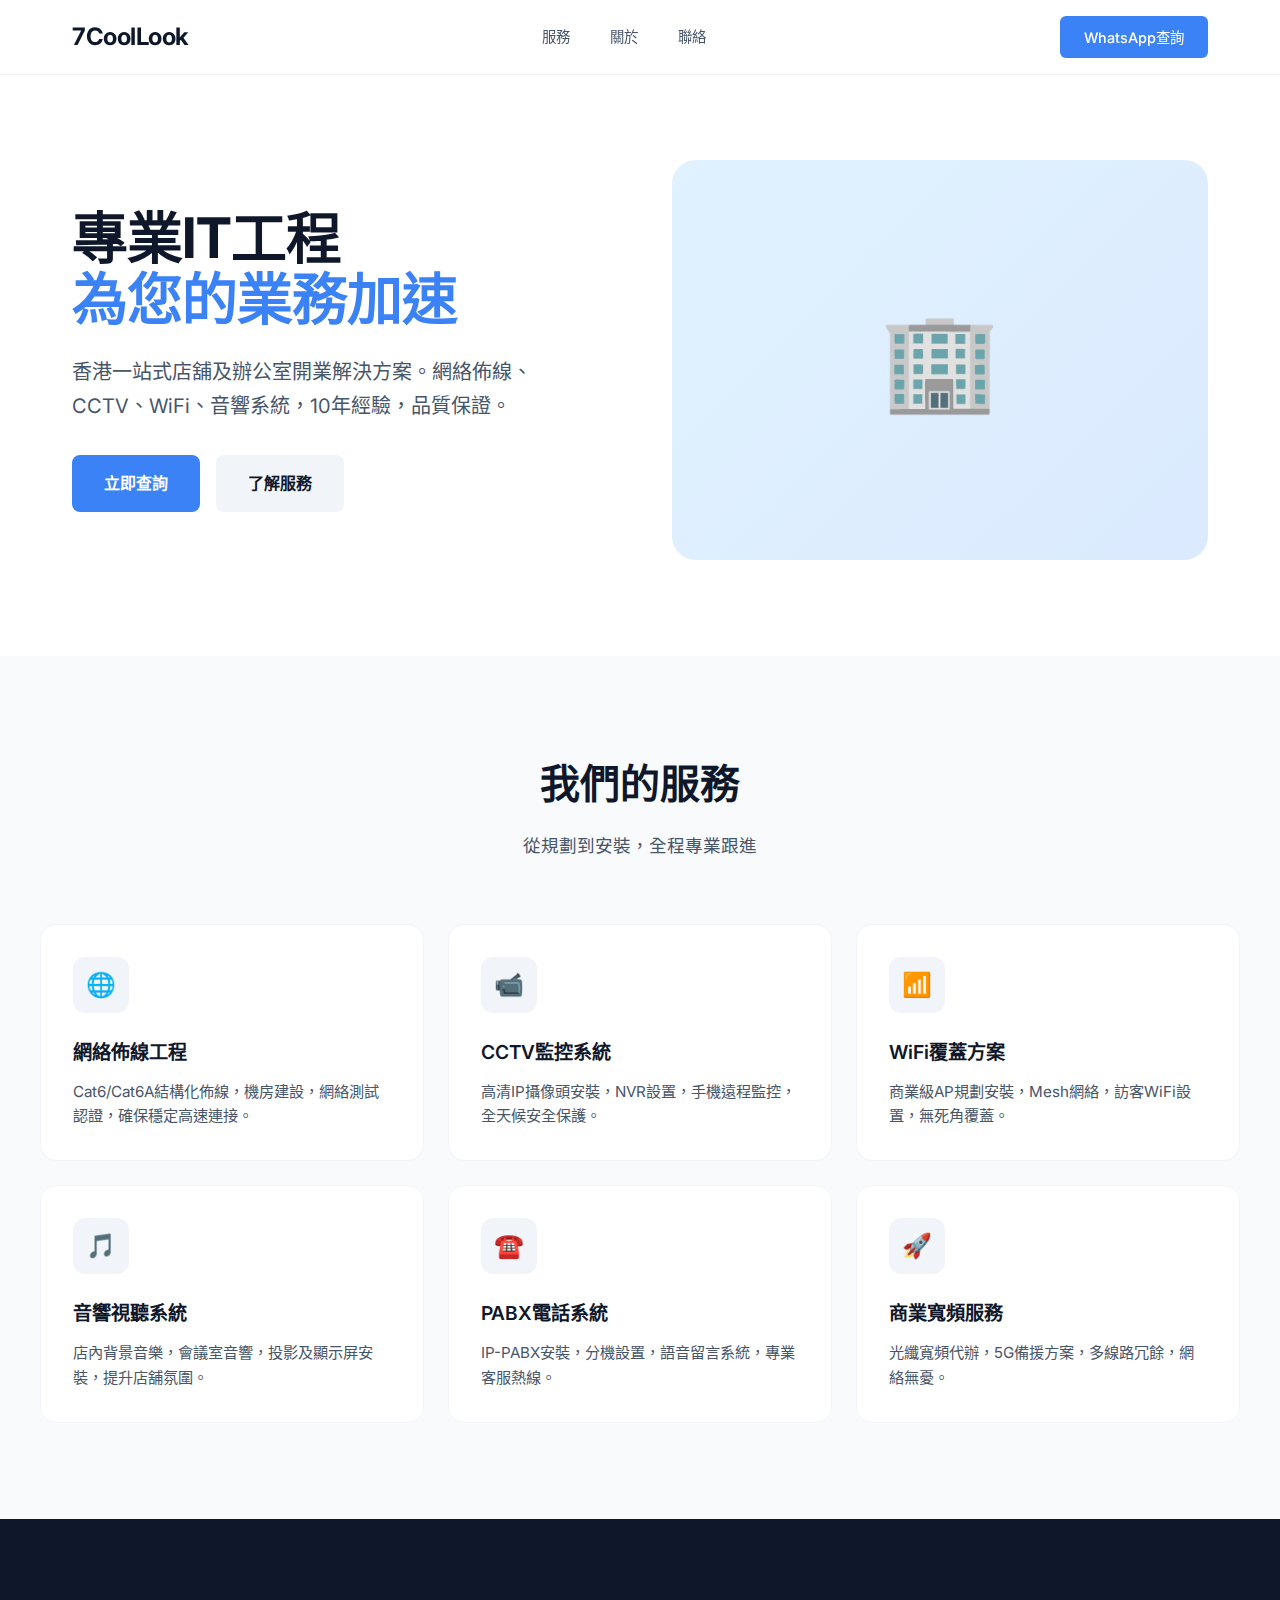
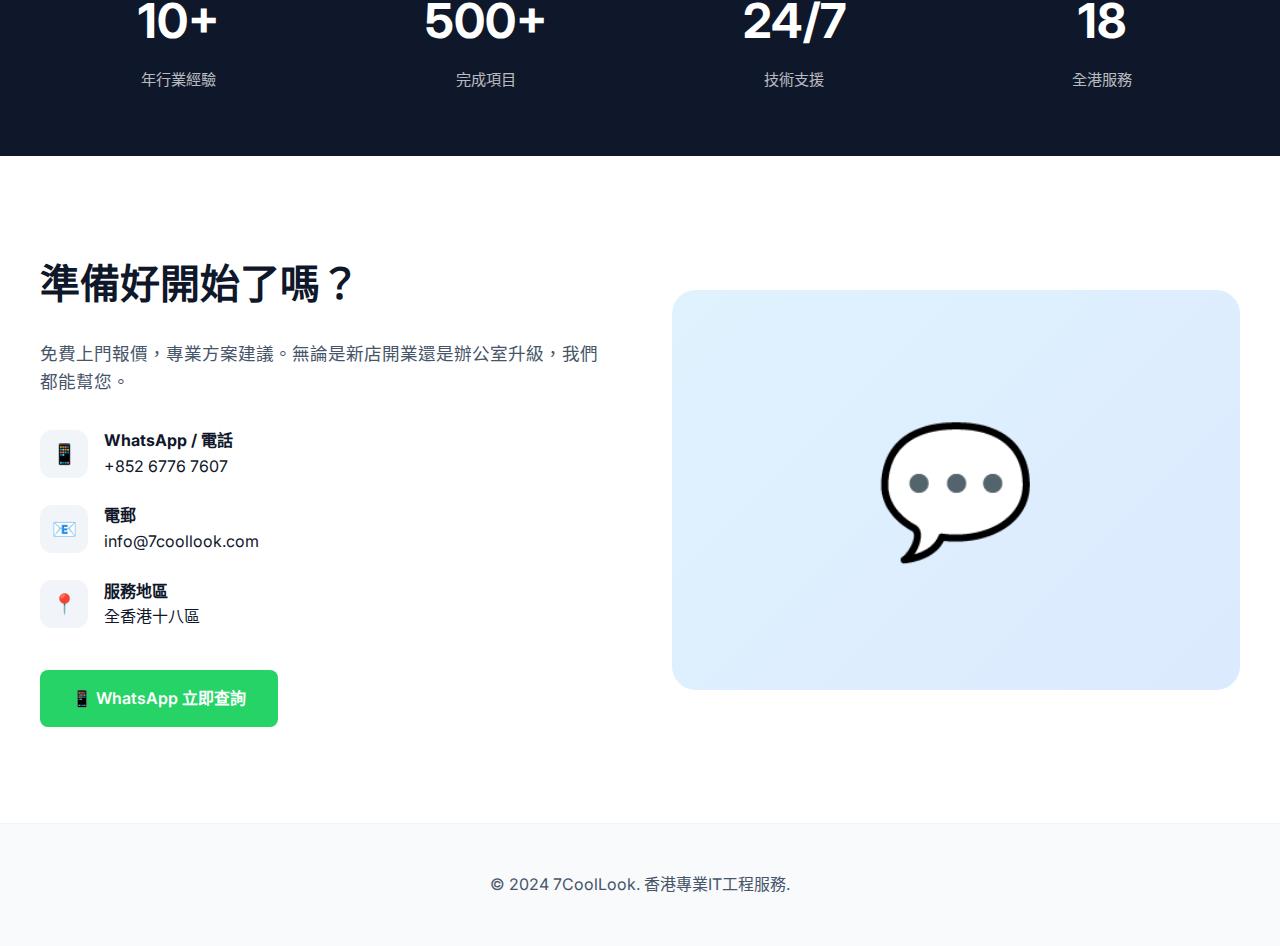
<file: design-1-modern.html>
<!DOCTYPE html>
<html lang="zh-HK">
<head>
    <meta charset="UTF-8">
    <meta name="viewport" content="width=device-width, initial-scale=1.0">
    <title>7CoolLook - 香港IT網絡工程</title>
    <link href="https://fonts.googleapis.com/css2?family=Inter:wght@300;400;500;600;700&display=swap" rel="stylesheet">
    <style>
        * { margin: 0; padding: 0; box-sizing: border-box; }
        
        :root {
            --primary: #0f172a;
            --accent: #3b82f6;
            --gray-50: #f8fafc;
            --gray-100: #f1f5f9;
            --gray-600: #475569;
            --gray-900: #0f172a;
        }
        
        body {
            font-family: 'Inter', -apple-system, sans-serif;
            line-height: 1.6;
            color: var(--gray-900);
            background: white;
        }
        
        /* Header */
        header {
            position: fixed;
            width: 100%;
            background: rgba(255,255,255,0.95);
            backdrop-filter: blur(10px);
            border-bottom: 1px solid var(--gray-100);
            z-index: 1000;
        }
        
        nav {
            max-width: 1200px;
            margin: 0 auto;
            padding: 1rem 2rem;
            display: flex;
            justify-content: space-between;
            align-items: center;
        }
        
        .logo {
            font-size: 1.5rem;
            font-weight: 700;
            color: var(--primary);
            letter-spacing: -0.5px;
        }
        
        .nav-links {
            display: flex;
            gap: 2.5rem;
            list-style: none;
        }
        
        .nav-links a {
            text-decoration: none;
            color: var(--gray-600);
            font-size: 0.9rem;
            font-weight: 500;
            transition: color 0.2s;
        }
        
        .nav-links a:hover { color: var(--accent); }
        
        .cta-btn {
            background: var(--accent);
            color: white;
            padding: 0.6rem 1.5rem;
            border-radius: 6px;
            text-decoration: none;
            font-size: 0.9rem;
            font-weight: 500;
        }
        
        /* Hero */
        .hero {
            padding: 10rem 2rem 6rem;
            max-width: 1200px;
            margin: 0 auto;
            display: grid;
            grid-template-columns: 1fr 1fr;
            gap: 4rem;
            align-items: center;
        }
        
        .hero-content h1 {
            font-size: 3.5rem;
            font-weight: 700;
            line-height: 1.1;
            letter-spacing: -1px;
            margin-bottom: 1.5rem;
        }
        
        .hero-content h1 span {
            color: var(--accent);
        }
        
        .hero-content p {
            font-size: 1.25rem;
            color: var(--gray-600);
            margin-bottom: 2rem;
            line-height: 1.7;
        }
        
        .hero-buttons {
            display: flex;
            gap: 1rem;
        }
        
        .btn-primary {
            background: var(--accent);
            color: white;
            padding: 1rem 2rem;
            border-radius: 8px;
            text-decoration: none;
            font-weight: 600;
        }
        
        .btn-secondary {
            background: var(--gray-100);
            color: var(--gray-900);
            padding: 1rem 2rem;
            border-radius: 8px;
            text-decoration: none;
            font-weight: 600;
        }
        
        .hero-visual {
            background: linear-gradient(135deg, #e0f2fe 0%, #dbeafe 100%);
            border-radius: 24px;
            height: 400px;
            display: flex;
            align-items: center;
            justify-content: center;
            font-size: 6rem;
        }
        
        /* Services */
        .services {
            padding: 6rem 2rem;
            background: var(--gray-50);
        }
        
        .container {
            max-width: 1200px;
            margin: 0 auto;
        }
        
        .section-header {
            text-align: center;
            margin-bottom: 4rem;
        }
        
        .section-header h2 {
            font-size: 2.5rem;
            font-weight: 700;
            margin-bottom: 1rem;
        }
        
        .section-header p {
            color: var(--gray-600);
            font-size: 1.1rem;
        }
        
        .services-grid {
            display: grid;
            grid-template-columns: repeat(3, 1fr);
            gap: 1.5rem;
        }
        
        .service-card {
            background: white;
            padding: 2rem;
            border-radius: 16px;
            border: 1px solid var(--gray-100);
            transition: all 0.3s;
        }
        
        .service-card:hover {
            transform: translateY(-4px);
            box-shadow: 0 20px 40px rgba(0,0,0,0.08);
        }
        
        .service-icon {
            width: 56px;
            height: 56px;
            background: var(--gray-100);
            border-radius: 12px;
            display: flex;
            align-items: center;
            justify-content: center;
            font-size: 1.5rem;
            margin-bottom: 1.5rem;
        }
        
        .service-card h3 {
            font-size: 1.2rem;
            font-weight: 600;
            margin-bottom: 0.75rem;
        }
        
        .service-card p {
            color: var(--gray-600);
            font-size: 0.95rem;
            line-height: 1.6;
        }
        
        /* Stats */
        .stats {
            padding: 4rem 2rem;
            background: var(--primary);
            color: white;
        }
        
        .stats-grid {
            max-width: 1200px;
            margin: 0 auto;
            display: grid;
            grid-template-columns: repeat(4, 1fr);
            gap: 2rem;
            text-align: center;
        }
        
        .stat h3 {
            font-size: 3rem;
            font-weight: 700;
            margin-bottom: 0.5rem;
        }
        
        .stat p {
            opacity: 0.7;
            font-size: 0.95rem;
        }
        
        /* Contact */
        .contact {
            padding: 6rem 2rem;
        }
        
        .contact-grid {
            max-width: 1200px;
            margin: 0 auto;
            display: grid;
            grid-template-columns: 1fr 1fr;
            gap: 4rem;
            align-items: center;
        }
        
        .contact-info h2 {
            font-size: 2.5rem;
            font-weight: 700;
            margin-bottom: 1.5rem;
        }
        
        .contact-info p {
            color: var(--gray-600);
            margin-bottom: 2rem;
            font-size: 1.1rem;
        }
        
        .contact-item {
            display: flex;
            align-items: center;
            gap: 1rem;
            margin-bottom: 1.5rem;
        }
        
        .contact-item .icon {
            width: 48px;
            height: 48px;
            background: var(--gray-100);
            border-radius: 12px;
            display: flex;
            align-items: center;
            justify-content: center;
            font-size: 1.25rem;
        }
        
        .wa-btn {
            display: inline-flex;
            align-items: center;
            gap: 0.75rem;
            background: #25d366;
            color: white;
            padding: 1rem 2rem;
            border-radius: 8px;
            text-decoration: none;
            font-weight: 600;
            margin-top: 1rem;
        }
        
        footer {
            text-align: center;
            padding: 3rem 2rem;
            background: var(--gray-50);
            color: var(--gray-600);
            border-top: 1px solid var(--gray-100);
        }
        
        @media (max-width: 768px) {
            .hero { grid-template-columns: 1fr; padding-top: 8rem; }
            .hero-content h1 { font-size: 2.5rem; }
            .services-grid { grid-template-columns: 1fr; }
            .stats-grid { grid-template-columns: repeat(2, 1fr); }
            .contact-grid { grid-template-columns: 1fr; }
            .nav-links { display: none; }
        }
    </style>
</head>
<body>
    <header>
        <nav>
            <div class="logo">7CoolLook</div>
            <ul class="nav-links">
                <li><a href="#services">服務</a></li>
                <li><a href="#about">關於</a></li>
                <li><a href="#contact">聯絡</a></li>
            </ul>
            <a href="https://wa.me/85267767607" class="cta-btn">WhatsApp查詢</a>
        </nav>
    </header>

    <section class="hero">
        <div class="hero-content">
            <h1>專業IT工程<br><span>為您的業務加速</span></h1>
            <p>香港一站式店舖及辦公室開業解決方案。網絡佈線、CCTV、WiFi、音響系統，10年經驗，品質保證。</p>
            <div class="hero-buttons">
                <a href="https://wa.me/85267767607" class="btn-primary">立即查詢</a>
                <a href="#services" class="btn-secondary">了解服務</a>
            </div>
        </div>
        <div class="hero-visual">🏢</div>
    </section>

    <section class="services" id="services">
        <div class="container">
            <div class="section-header">
                <h2>我們的服務</h2>
                <p>從規劃到安裝，全程專業跟進</p>
            </div>
            <div class="services-grid">
                <div class="service-card">
                    <div class="service-icon">🌐</div>
                    <h3>網絡佈線工程</h3>
                    <p>Cat6/Cat6A結構化佈線，機房建設，網絡測試認證，確保穩定高速連接。</p>
                </div>
                <div class="service-card">
                    <div class="service-icon">📹</div>
                    <h3>CCTV監控系統</h3>
                    <p>高清IP攝像頭安裝，NVR設置，手機遠程監控，全天候安全保護。</p>
                </div>
                <div class="service-card">
                    <div class="service-icon">📶</div>
                    <h3>WiFi覆蓋方案</h3>
                    <p>商業級AP規劃安裝，Mesh網絡，訪客WiFi設置，無死角覆蓋。</p>
                </div>
                <div class="service-card">
                    <div class="service-icon">🎵</div>
                    <h3>音響視聽系統</h3>
                    <p>店內背景音樂，會議室音響，投影及顯示屏安裝，提升店舖氛圍。</p>
                </div>
                <div class="service-card">
                    <div class="service-icon">☎️</div>
                    <h3>PABX電話系統</h3>
                    <p>IP-PABX安裝，分機設置，語音留言系統，專業客服熱線。</p>
                </div>
                <div class="service-card">
                    <div class="service-icon">🚀</div>
                    <h3>商業寬頻服務</h3>
                    <p>光纖寬頻代辦，5G備援方案，多線路冗餘，網絡無憂。</p>
                </div>
            </div>
        </div>
    </section>

    <section class="stats">
        <div class="stats-grid">
            <div class="stat">
                <h3>10+</h3>
                <p>年行業經驗</p>
            </div>
            <div class="stat">
                <h3>500+</h3>
                <p>完成項目</p>
            </div>
            <div class="stat">
                <h3>24/7</h3>
                <p>技術支援</p>
            </div>
            <div class="stat">
                <h3>18</h3>
                <p>全港服務</p>
            </div>
        </div>
    </section>

    <section class="contact" id="contact">
        <div class="contact-grid">
            <div class="contact-info">
                <h2>準備好開始了嗎？</h2>
                <p>免費上門報價，專業方案建議。無論是新店開業還是辦公室升級，我們都能幫您。</p>
                <div class="contact-item">
                    <div class="icon">📱</div>
                    <div>
                        <strong>WhatsApp / 電話</strong><br>
                        +852 6776 7607
                    </div>
                </div>
                <div class="contact-item">
                    <div class="icon">📧</div>
                    <div>
                        <strong>電郵</strong><br>
                        info@7coollook.com
                    </div>
                </div>
                <div class="contact-item">
                    <div class="icon">📍</div>
                    <div>
                        <strong>服務地區</strong><br>
                        全香港十八區
                    </div>
                </div>
                <a href="https://wa.me/85267767607" class="wa-btn">📱 WhatsApp 立即查詢</a>
            </div>
            <div style="background: linear-gradient(135deg, #e0f2fe 0%, #dbeafe 100%); border-radius: 24px; height: 400px; display: flex; align-items: center; justify-content: center; font-size: 8rem;">
                💬
            </div>
        </div>
    </section>

    <footer>
        <p>&copy; 2024 7CoolLook. 香港專業IT工程服務.</p>
    </footer>
</body>
</html>
</file>
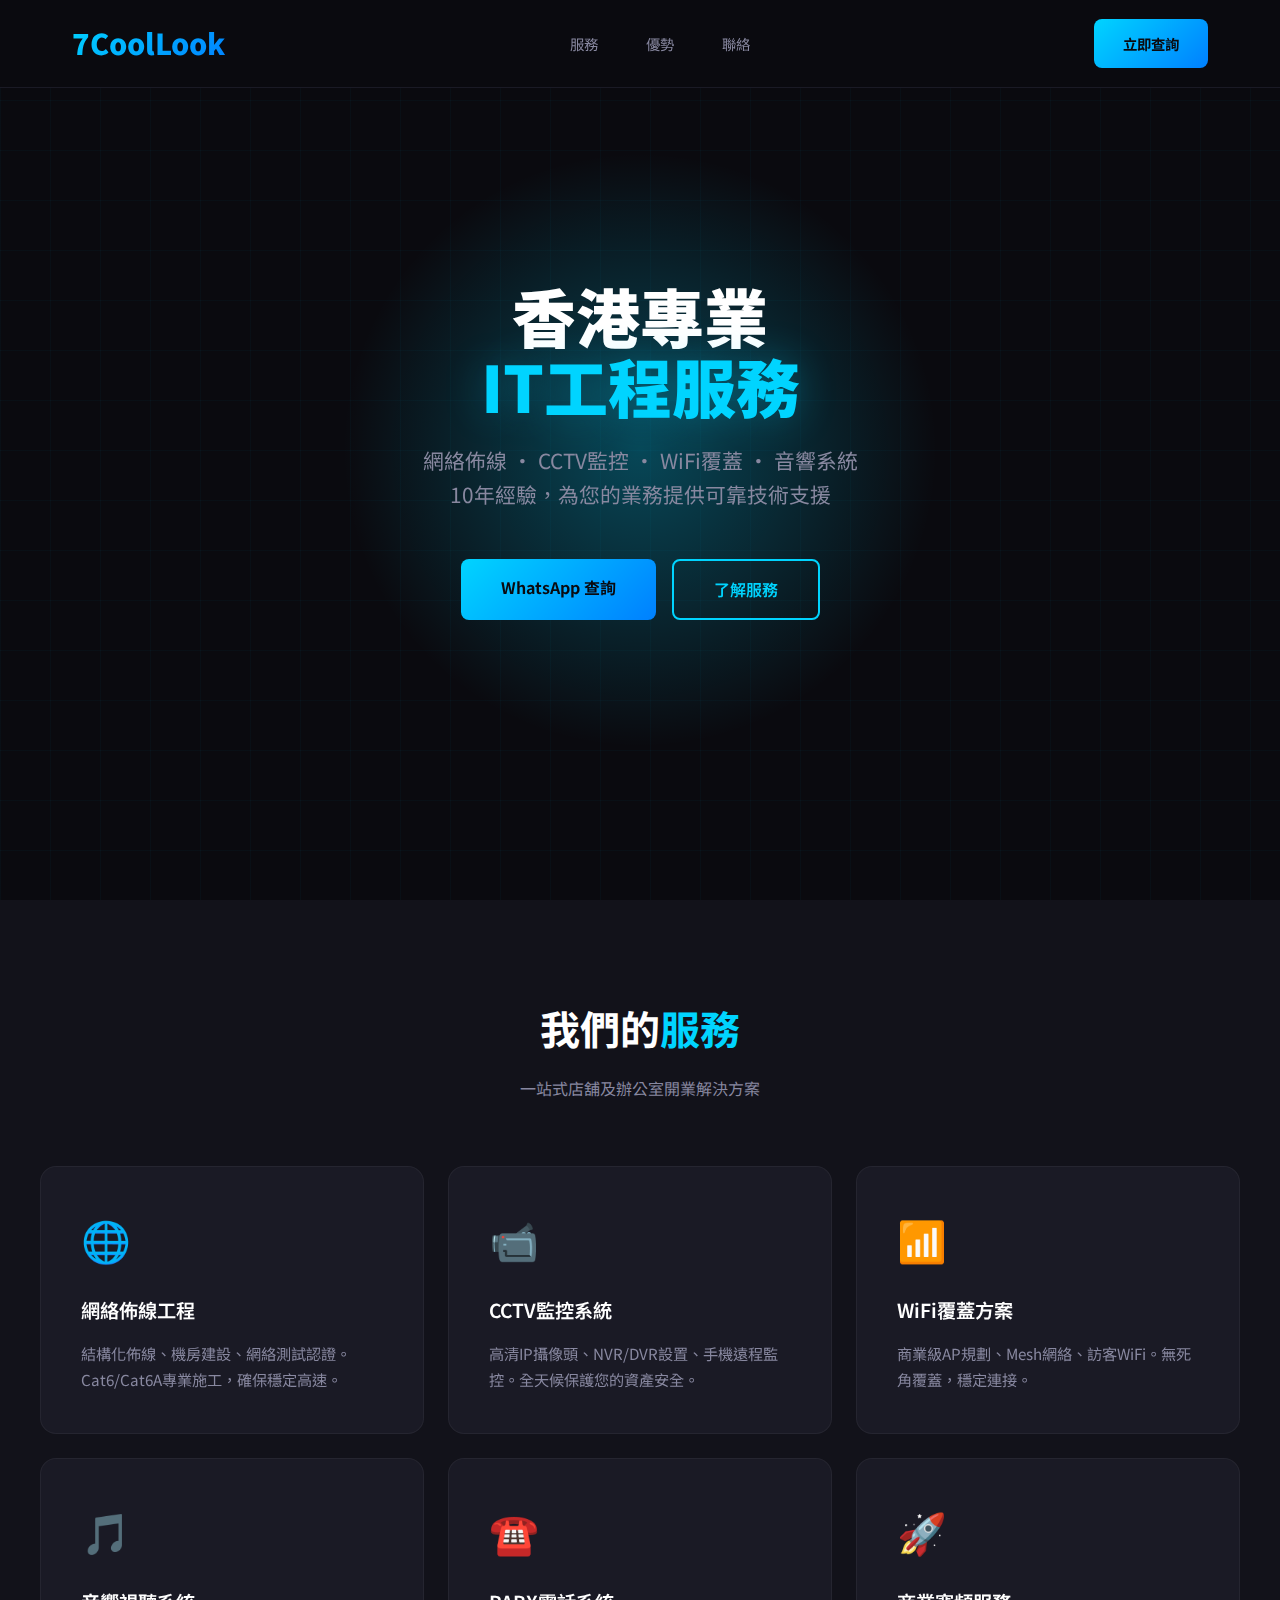
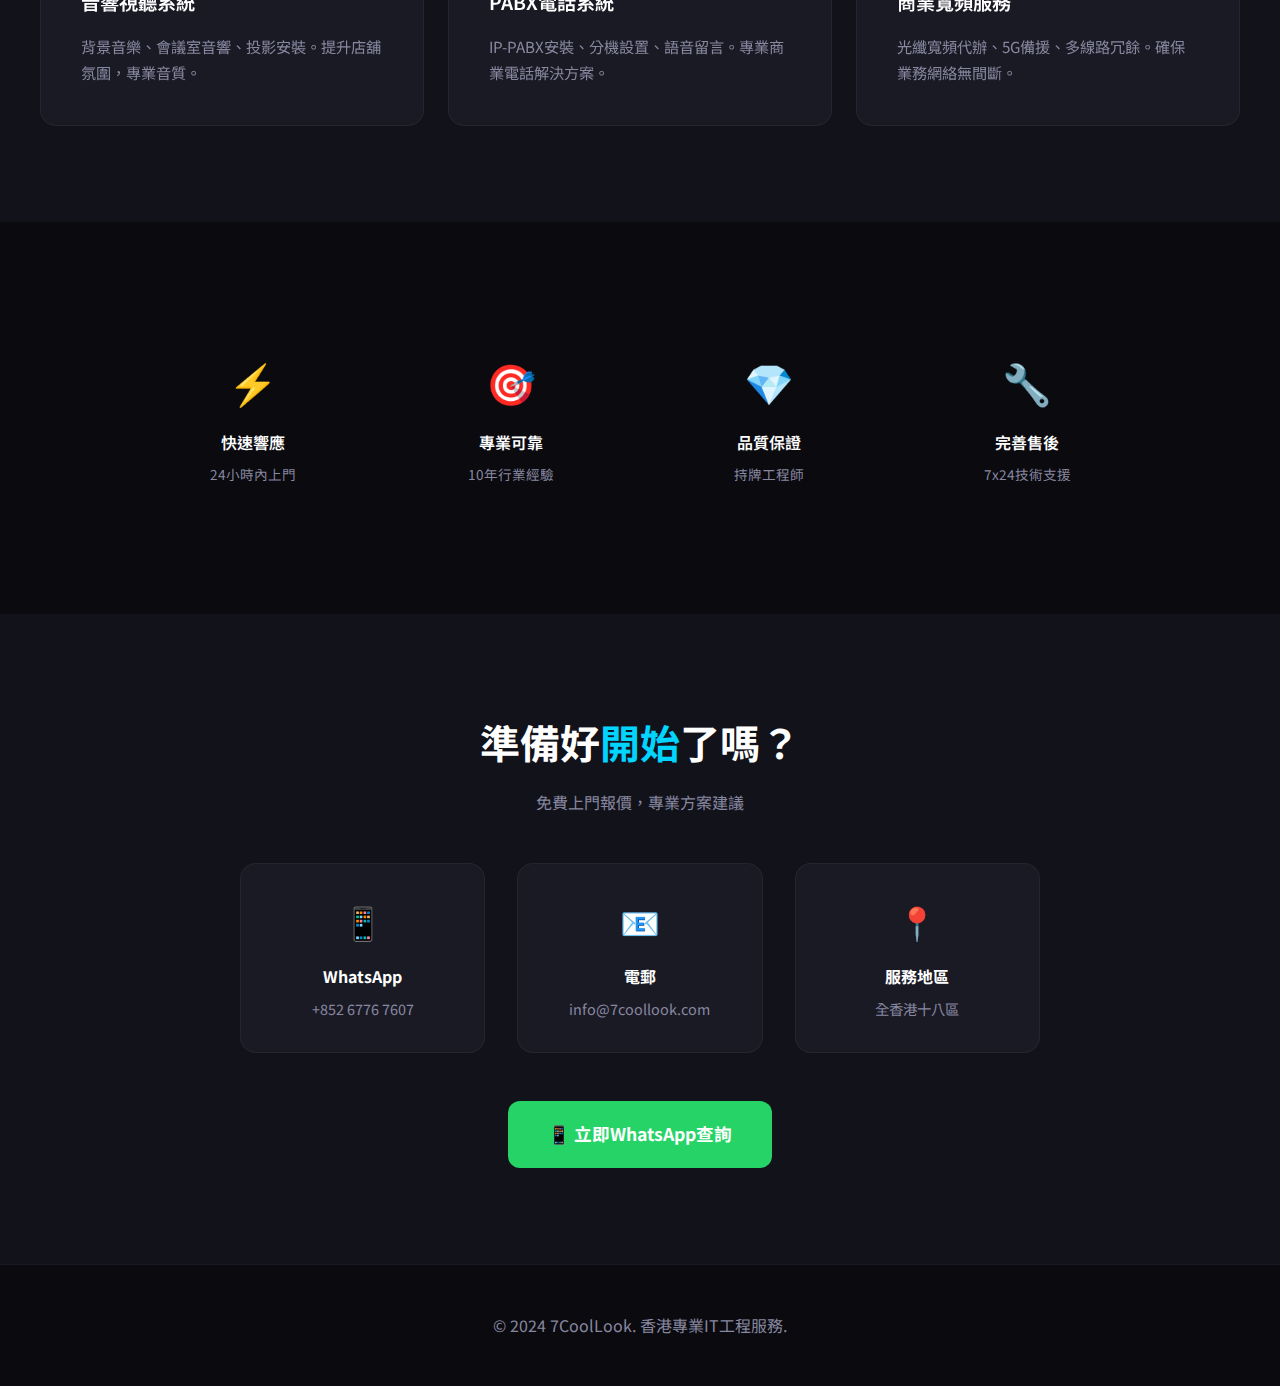
<file: design-2-dark.html>
<!DOCTYPE html>
<html lang="zh-HK">
<head>
    <meta charset="UTF-8">
    <meta name="viewport" content="width=device-width, initial-scale=1.0">
    <title>7CoolLook - 香港IT網絡工程</title>
    <link href="https://fonts.googleapis.com/css2?family=Noto+Sans+TC:wght@300;400;500;700;900&display=swap" rel="stylesheet">
    <style>
        * { margin: 0; padding: 0; box-sizing: border-box; }
        
        :root {
            --bg: #0a0a0f;
            --surface: #12121a;
            --surface-light: #1a1a25;
            --accent: #00d4ff;
            --accent-glow: rgba(0, 212, 255, 0.3);
            --text: #ffffff;
            --text-muted: #8888a0;
        }
        
        body {
            font-family: 'Noto Sans TC', sans-serif;
            background: var(--bg);
            color: var(--text);
            line-height: 1.6;
        }
        
        /* Grid background */
        body::before {
            content: '';
            position: fixed;
            top: 0;
            left: 0;
            width: 100%;
            height: 100%;
            background-image: 
                linear-gradient(rgba(0, 212, 255, 0.03) 1px, transparent 1px),
                linear-gradient(90deg, rgba(0, 212, 255, 0.03) 1px, transparent 1px);
            background-size: 50px 50px;
            pointer-events: none;
            z-index: 0;
        }
        
        /* Header */
        header {
            position: fixed;
            width: 100%;
            background: rgba(10, 10, 15, 0.9);
            backdrop-filter: blur(20px);
            border-bottom: 1px solid var(--surface-light);
            z-index: 1000;
        }
        
        nav {
            max-width: 1200px;
            margin: 0 auto;
            padding: 1.2rem 2rem;
            display: flex;
            justify-content: space-between;
            align-items: center;
        }
        
        .logo {
            font-size: 1.8rem;
            font-weight: 900;
            background: linear-gradient(135deg, var(--accent) 0%, #0080ff 100%);
            -webkit-background-clip: text;
            -webkit-text-fill-color: transparent;
            background-clip: text;
        }
        
        .nav-links {
            display: flex;
            gap: 3rem;
            list-style: none;
        }
        
        .nav-links a {
            color: var(--text-muted);
            text-decoration: none;
            font-size: 0.9rem;
            transition: color 0.3s;
        }
        
        .nav-links a:hover {
            color: var(--accent);
            text-shadow: 0 0 20px var(--accent-glow);
        }
        
        .cta-btn {
            background: linear-gradient(135deg, var(--accent) 0%, #0080ff 100%);
            color: var(--bg);
            padding: 0.8rem 1.8rem;
            border-radius: 8px;
            text-decoration: none;
            font-weight: 700;
            font-size: 0.9rem;
            transition: all 0.3s;
        }
        
        .cta-btn:hover {
            transform: translateY(-2px);
            box-shadow: 0 10px 40px var(--accent-glow);
        }
        
        /* Hero */
        .hero {
            min-height: 100vh;
            display: flex;
            align-items: center;
            justify-content: center;
            text-align: center;
            padding: 8rem 2rem;
            position: relative;
            overflow: hidden;
        }
        
        .hero::before {
            content: '';
            position: absolute;
            width: 600px;
            height: 600px;
            background: radial-gradient(circle, var(--accent-glow) 0%, transparent 70%);
            top: 50%;
            left: 50%;
            transform: translate(-50%, -50%);
            z-index: -1;
        }
        
        .hero-content h1 {
            font-size: 4rem;
            font-weight: 900;
            margin-bottom: 1.5rem;
            line-height: 1.1;
        }
        
        .hero-content h1 span {
            color: var(--accent);
            text-shadow: 0 0 40px var(--accent-glow);
        }
        
        .hero-content p {
            font-size: 1.3rem;
            color: var(--text-muted);
            max-width: 600px;
            margin: 0 auto 3rem;
        }
        
        .hero-buttons {
            display: flex;
            gap: 1rem;
            justify-content: center;
        }
        
        .btn-glow {
            background: transparent;
            color: var(--accent);
            border: 2px solid var(--accent);
            padding: 1rem 2.5rem;
            border-radius: 8px;
            text-decoration: none;
            font-weight: 600;
            transition: all 0.3s;
        }
        
        .btn-glow:hover {
            background: var(--accent);
            color: var(--bg);
            box-shadow: 0 0 40px var(--accent-glow);
        }
        
        .btn-primary {
            background: linear-gradient(135deg, var(--accent) 0%, #0080ff 100%);
            color: var(--bg);
            padding: 1rem 2.5rem;
            border-radius: 8px;
            text-decoration: none;
            font-weight: 700;
        }
        
        /* Services */
        .services {
            padding: 6rem 2rem;
            background: var(--surface);
        }
        
        .container {
            max-width: 1200px;
            margin: 0 auto;
        }
        
        .section-header {
            text-align: center;
            margin-bottom: 4rem;
        }
        
        .section-header h2 {
            font-size: 2.5rem;
            font-weight: 700;
            margin-bottom: 1rem;
        }
        
        .section-header h2 span {
            color: var(--accent);
        }
        
        .section-header p {
            color: var(--text-muted);
        }
        
        .services-grid {
            display: grid;
            grid-template-columns: repeat(3, 1fr);
            gap: 1.5rem;
        }
        
        .service-card {
            background: var(--surface-light);
            padding: 2.5rem;
            border-radius: 16px;
            border: 1px solid rgba(255,255,255,0.05);
            transition: all 0.3s;
            position: relative;
            overflow: hidden;
        }
        
        .service-card::before {
            content: '';
            position: absolute;
            top: 0;
            left: 0;
            width: 100%;
            height: 2px;
            background: linear-gradient(90deg, transparent, var(--accent), transparent);
            opacity: 0;
            transition: opacity 0.3s;
        }
        
        .service-card:hover {
            transform: translateY(-5px);
            border-color: rgba(0, 212, 255, 0.2);
            box-shadow: 0 20px 60px rgba(0,0,0,0.5);
        }
        
        .service-card:hover::before {
            opacity: 1;
        }
        
        .service-icon {
            font-size: 2.5rem;
            margin-bottom: 1.5rem;
        }
        
        .service-card h3 {
            font-size: 1.2rem;
            font-weight: 600;
            margin-bottom: 1rem;
        }
        
        .service-card p {
            color: var(--text-muted);
            font-size: 0.95rem;
            line-height: 1.7;
        }
        
        /* Features */
        .features {
            padding: 6rem 2rem;
        }
        
        .features-grid {
            max-width: 1000px;
            margin: 0 auto;
            display: grid;
            grid-template-columns: repeat(4, 1fr);
            gap: 2rem;
            text-align: center;
        }
        
        .feature {
            padding: 2rem;
        }
        
        .feature-icon {
            font-size: 2.5rem;
            margin-bottom: 1rem;
        }
        
        .feature h3 {
            font-size: 1rem;
            font-weight: 600;
            margin-bottom: 0.5rem;
        }
        
        .feature p {
            color: var(--text-muted);
            font-size: 0.85rem;
        }
        
        /* Contact */
        .contact {
            padding: 6rem 2rem;
            background: var(--surface);
            text-align: center;
        }
        
        .contact h2 {
            font-size: 2.5rem;
            font-weight: 700;
            margin-bottom: 1rem;
        }
        
        .contact h2 span {
            color: var(--accent);
        }
        
        .contact > p {
            color: var(--text-muted);
            margin-bottom: 3rem;
        }
        
        .contact-grid {
            max-width: 800px;
            margin: 0 auto;
            display: grid;
            grid-template-columns: repeat(3, 1fr);
            gap: 2rem;
        }
        
        .contact-item {
            background: var(--surface-light);
            padding: 2rem;
            border-radius: 16px;
            border: 1px solid rgba(255,255,255,0.05);
        }
        
        .contact-item .icon {
            font-size: 2rem;
            margin-bottom: 1rem;
        }
        
        .contact-item strong {
            display: block;
            margin-bottom: 0.5rem;
        }
        
        .contact-item p {
            color: var(--text-muted);
            font-size: 0.9rem;
        }
        
        .wa-btn {
            display: inline-flex;
            align-items: center;
            gap: 0.75rem;
            background: #25d366;
            color: white;
            padding: 1.2rem 2.5rem;
            border-radius: 12px;
            text-decoration: none;
            font-weight: 700;
            font-size: 1.1rem;
            margin-top: 3rem;
            transition: transform 0.3s;
        }
        
        .wa-btn:hover {
            transform: scale(1.05);
        }
        
        footer {
            text-align: center;
            padding: 3rem 2rem;
            background: var(--bg);
            color: var(--text-muted);
            border-top: 1px solid var(--surface-light);
        }
        
        @media (max-width: 768px) {
            .hero-content h1 { font-size: 2.5rem; }
            .services-grid { grid-template-columns: 1fr; }
            .features-grid { grid-template-columns: repeat(2, 1fr); }
            .contact-grid { grid-template-columns: 1fr; }
            .nav-links { display: none; }
        }
    </style>
</head>
<body>
    <header>
        <nav>
            <div class="logo">7CoolLook</div>
            <ul class="nav-links">
                <li><a href="#services">服務</a></li>
                <li><a href="#features">優勢</a></li>
                <li><a href="#contact">聯絡</a></li>
            </ul>
            <a href="https://wa.me/85267767607" class="cta-btn">立即查詢</a>
        </nav>
    </header>

    <section class="hero">
        <div class="hero-content">
            <h1>香港專業<br><span>IT工程服務</span></h1>
            <p>網絡佈線 • CCTV監控 • WiFi覆蓋 • 音響系統<br>10年經驗，為您的業務提供可靠技術支援</p>
            <div class="hero-buttons">
                <a href="https://wa.me/85267767607" class="btn-primary">WhatsApp 查詢</a>
                <a href="#services" class="btn-glow">了解服務</a>
            </div>
        </div>
    </section>

    <section class="services" id="services">
        <div class="container">
            <div class="section-header">
                <h2>我們的<span>服務</span></h2>
                <p>一站式店舖及辦公室開業解決方案</p>
            </div>
            <div class="services-grid">
                <div class="service-card">
                    <div class="service-icon">🌐</div>
                    <h3>網絡佈線工程</h3>
                    <p>結構化佈線、機房建設、網絡測試認證。Cat6/Cat6A專業施工，確保穩定高速。</p>
                </div>
                <div class="service-card">
                    <div class="service-icon">📹</div>
                    <h3>CCTV監控系統</h3>
                    <p>高清IP攝像頭、NVR/DVR設置、手機遠程監控。全天候保護您的資產安全。</p>
                </div>
                <div class="service-card">
                    <div class="service-icon">📶</div>
                    <h3>WiFi覆蓋方案</h3>
                    <p>商業級AP規劃、Mesh網絡、訪客WiFi。無死角覆蓋，穩定連接。</p>
                </div>
                <div class="service-card">
                    <div class="service-icon">🎵</div>
                    <h3>音響視聽系統</h3>
                    <p>背景音樂、會議室音響、投影安裝。提升店舖氛圍，專業音質。</p>
                </div>
                <div class="service-card">
                    <div class="service-icon">☎️</div>
                    <h3>PABX電話系統</h3>
                    <p>IP-PABX安裝、分機設置、語音留言。專業商業電話解決方案。</p>
                </div>
                <div class="service-card">
                    <div class="service-icon">🚀</div>
                    <h3>商業寬頻服務</h3>
                    <p>光纖寬頻代辦、5G備援、多線路冗餘。確保業務網絡無間斷。</p>
                </div>
            </div>
        </div>
    </section>

    <section class="features" id="features">
        <div class="features-grid">
            <div class="feature">
                <div class="feature-icon">⚡</div>
                <h3>快速響應</h3>
                <p>24小時內上門</p>
            </div>
            <div class="feature">
                <div class="feature-icon">🎯</div>
                <h3>專業可靠</h3>
                <p>10年行業經驗</p>
            </div>
            <div class="feature">
                <div class="feature-icon">💎</div>
                <h3>品質保證</h3>
                <p>持牌工程師</p>
            </div>
            <div class="feature">
                <div class="feature-icon">🔧</div>
                <h3>完善售後</h3>
                <p>7x24技術支援</p>
            </div>
        </div>
    </section>

    <section class="contact" id="contact">
        <h2>準備好<span>開始</span>了嗎？</h2>
        <p>免費上門報價，專業方案建議</p>
        <div class="contact-grid">
            <div class="contact-item">
                <div class="icon">📱</div>
                <strong>WhatsApp</strong>
                <p>+852 6776 7607</p>
            </div>
            <div class="contact-item">
                <div class="icon">📧</div>
                <strong>電郵</strong>
                <p>info@7coollook.com</p>
            </div>
            <div class="contact-item">
                <div class="icon">📍</div>
                <strong>服務地區</strong>
                <p>全香港十八區</p>
            </div>
        </div>
        <a href="https://wa.me/85267767607" class="wa-btn">📱 立即WhatsApp查詢</a>
    </section>

    <footer>
        <p>&copy; 2024 7CoolLook. 香港專業IT工程服務.</p>
    </footer>
</body>
</html>
</file>
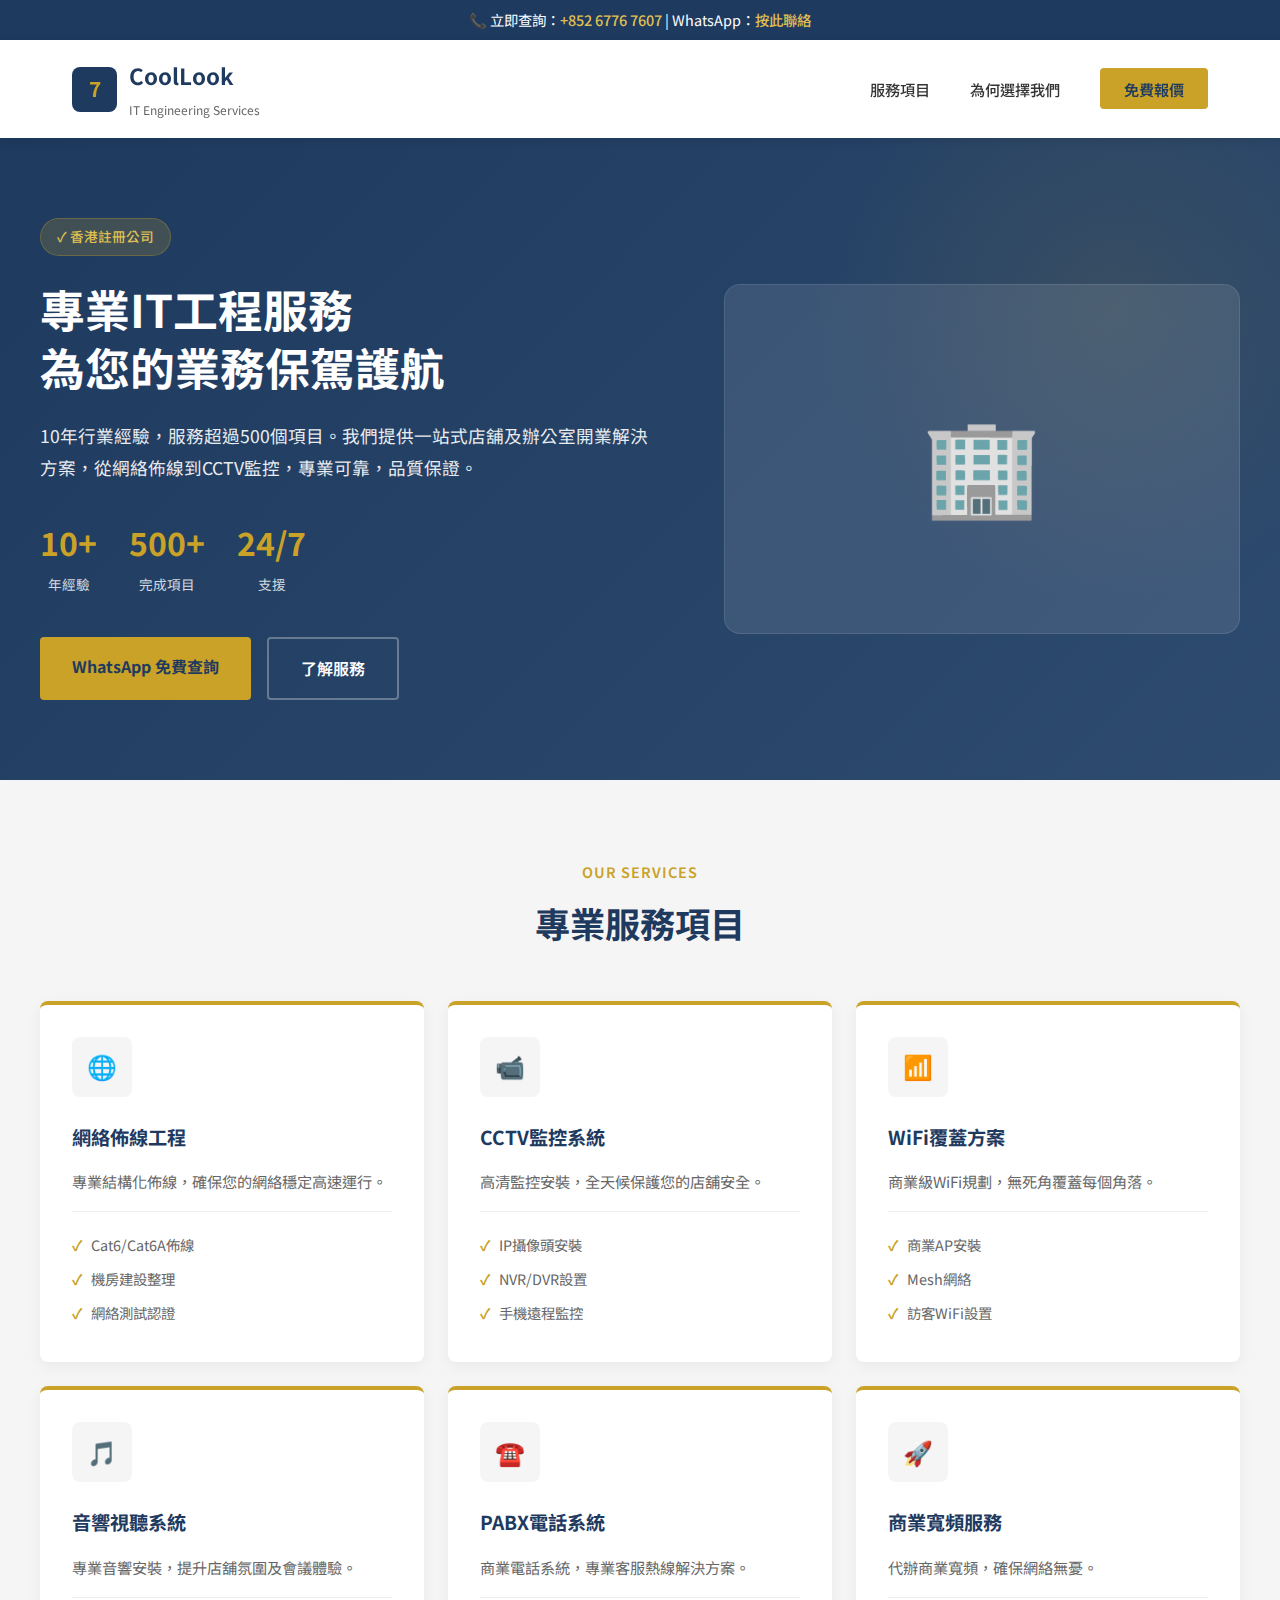
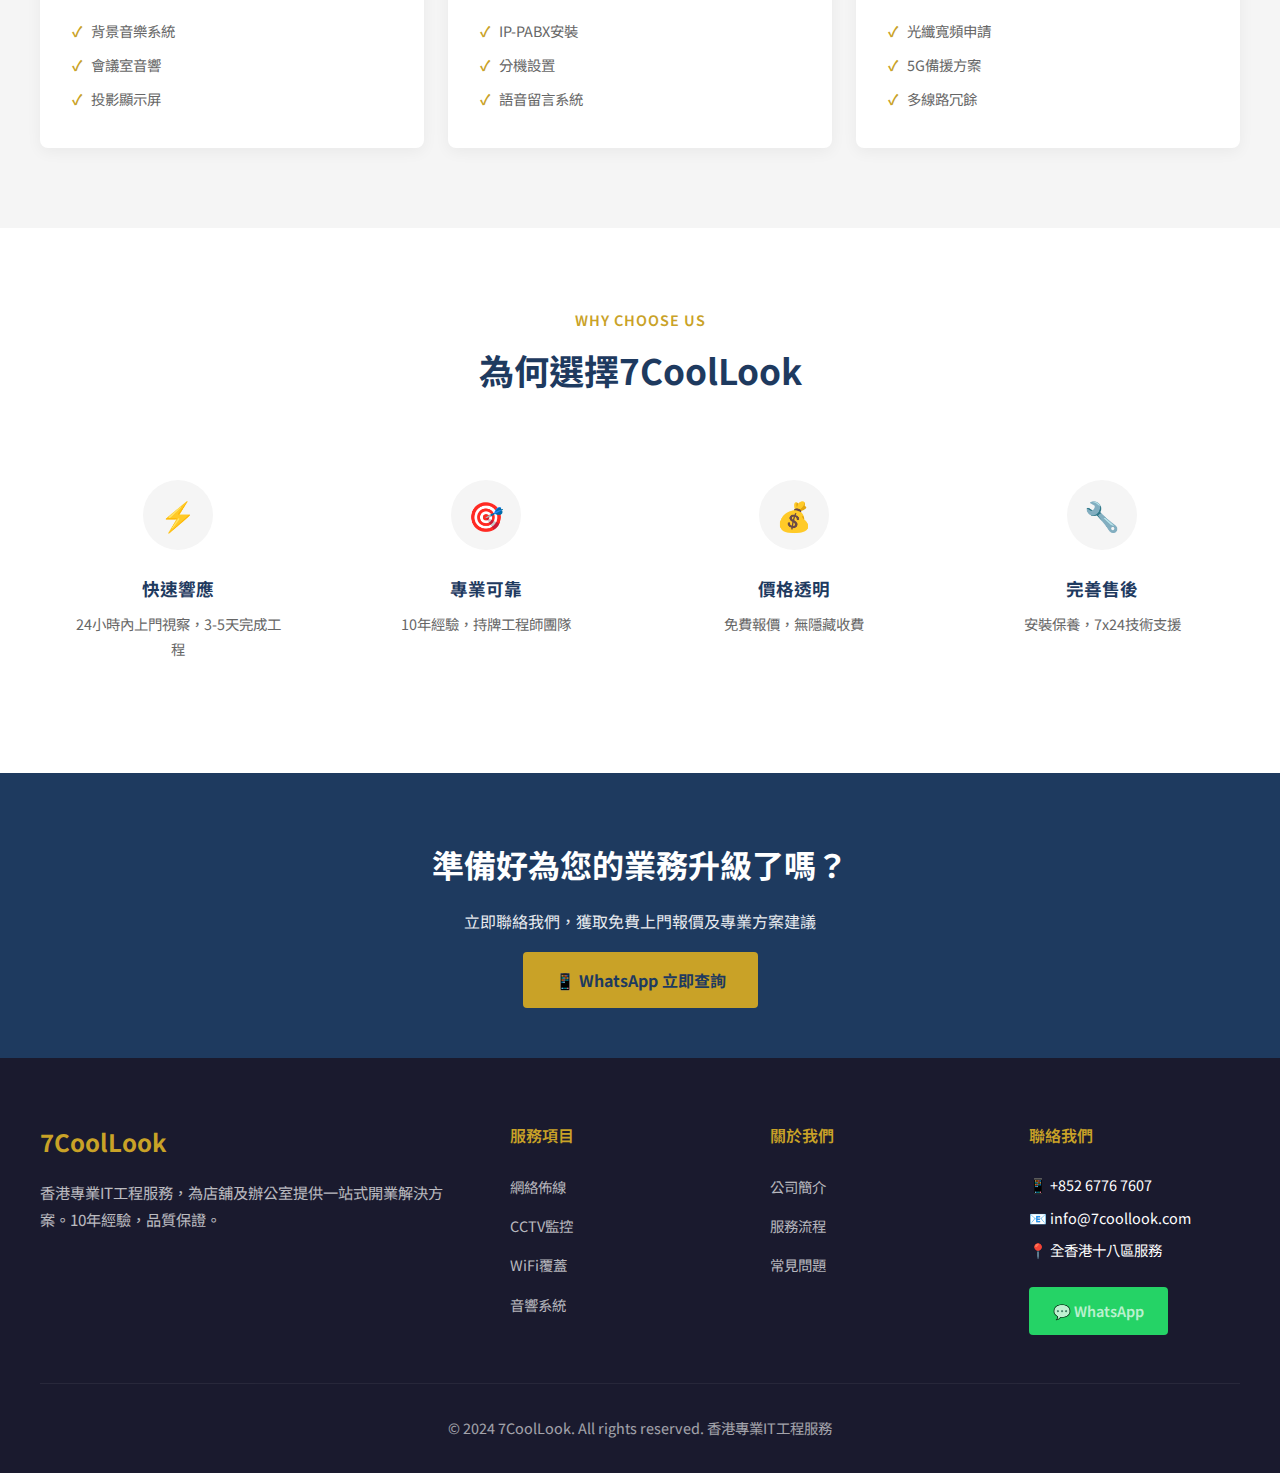
<file: design-3-corporate.html>
<!DOCTYPE html>
<html lang="zh-HK">
<head>
    <meta charset="UTF-8">
    <meta name="viewport" content="width=device-width, initial-scale=1.0">
    <title>7CoolLook - 香港IT網絡工程服務</title>
    <link href="https://fonts.googleapis.com/css2?family=Noto+Sans+TC:wght@300;400;500;700&display=swap" rel="stylesheet">
    <style>
        * { margin: 0; padding: 0; box-sizing: border-box; }
        
        :root {
            --navy: #1e3a5f;
            --navy-light: #2d4a6f;
            --gold: #c9a227;
            --gold-light: #e0c050;
            --white: #ffffff;
            --gray: #f5f5f5;
            --text: #333333;
        }
        
        body {
            font-family: 'Noto Sans TC', sans-serif;
            color: var(--text);
            line-height: 1.7;
        }
        
        /* Top Bar */
        .top-bar {
            background: var(--navy);
            color: white;
            padding: 0.5rem 2rem;
            text-align: center;
            font-size: 0.9rem;
        }
        
        .top-bar a {
            color: var(--gold-light);
            text-decoration: none;
            font-weight: 500;
        }
        
        /* Header */
        header {
            background: white;
            box-shadow: 0 2px 10px rgba(0,0,0,0.1);
            position: sticky;
            top: 0;
            z-index: 1000;
        }
        
        nav {
            max-width: 1200px;
            margin: 0 auto;
            padding: 1rem 2rem;
            display: flex;
            justify-content: space-between;
            align-items: center;
        }
        
        .logo {
            display: flex;
            align-items: center;
            gap: 0.75rem;
        }
        
        .logo-icon {
            width: 45px;
            height: 45px;
            background: var(--navy);
            border-radius: 8px;
            display: flex;
            align-items: center;
            justify-content: center;
            color: var(--gold);
            font-size: 1.3rem;
            font-weight: 700;
        }
        
        .logo-text h1 {
            font-size: 1.4rem;
            color: var(--navy);
            font-weight: 700;
        }
        
        .logo-text span {
            font-size: 0.75rem;
            color: #666;
        }
        
        .nav-links {
            display: flex;
            gap: 2.5rem;
            list-style: none;
        }
        
        .nav-links a {
            color: var(--text);
            text-decoration: none;
            font-weight: 500;
            font-size: 0.95rem;
            transition: color 0.3s;
        }
        
        .nav-links a:hover {
            color: var(--navy);
        }
        
        .nav-cta {
            background: var(--gold);
            color: var(--navy) !important;
            padding: 0.6rem 1.5rem;
            border-radius: 4px;
            font-weight: 600 !important;
        }
        
        /* Hero */
        .hero {
            background: linear-gradient(135deg, var(--navy) 0%, var(--navy-light) 100%);
            color: white;
            padding: 5rem 2rem;
            position: relative;
            overflow: hidden;
        }
        
        .hero::before {
            content: '';
            position: absolute;
            right: -10%;
            top: -20%;
            width: 600px;
            height: 600px;
            background: radial-gradient(circle, rgba(201, 162, 39, 0.1) 0%, transparent 70%);
            border-radius: 50%;
        }
        
        .hero-container {
            max-width: 1200px;
            margin: 0 auto;
            display: grid;
            grid-template-columns: 1.2fr 1fr;
            gap: 4rem;
            align-items: center;
            position: relative;
        }
        
        .hero-badge {
            display: inline-block;
            background: rgba(201, 162, 39, 0.2);
            color: var(--gold-light);
            padding: 0.4rem 1rem;
            border-radius: 20px;
            font-size: 0.85rem;
            font-weight: 500;
            margin-bottom: 1.5rem;
            border: 1px solid rgba(201, 162, 39, 0.3);
        }
        
        .hero-content h2 {
            font-size: 2.8rem;
            font-weight: 700;
            line-height: 1.3;
            margin-bottom: 1.5rem;
        }
        
        .hero-content p {
            font-size: 1.1rem;
            opacity: 0.9;
            margin-bottom: 2rem;
            line-height: 1.8;
        }
        
        .hero-stats {
            display: flex;
            gap: 2rem;
            margin-bottom: 2.5rem;
        }
        
        .hero-stat {
            text-align: center;
        }
        
        .hero-stat strong {
            display: block;
            font-size: 2rem;
            color: var(--gold);
            font-weight: 700;
        }
        
        .hero-stat span {
            font-size: 0.85rem;
            opacity: 0.8;
        }
        
        .hero-buttons {
            display: flex;
            gap: 1rem;
        }
        
        .btn-gold {
            background: var(--gold);
            color: var(--navy);
            padding: 1rem 2rem;
            border-radius: 4px;
            text-decoration: none;
            font-weight: 700;
            font-size: 1rem;
            transition: all 0.3s;
        }
        
        .btn-gold:hover {
            background: var(--gold-light);
            transform: translateY(-2px);
        }
        
        .btn-outline {
            background: transparent;
            color: white;
            padding: 1rem 2rem;
            border-radius: 4px;
            text-decoration: none;
            font-weight: 600;
            border: 2px solid rgba(255,255,255,0.3);
            transition: all 0.3s;
        }
        
        .btn-outline:hover {
            background: white;
            color: var(--navy);
        }
        
        .hero-image {
            background: rgba(255,255,255,0.1);
            border-radius: 16px;
            height: 350px;
            display: flex;
            align-items: center;
            justify-content: center;
            font-size: 6rem;
            border: 1px solid rgba(255,255,255,0.1);
        }
        
        /* Services */
        .services {
            padding: 5rem 2rem;
            background: var(--gray);
        }
        
        .container {
            max-width: 1200px;
            margin: 0 auto;
        }
        
        .section-header {
            text-align: center;
            margin-bottom: 3rem;
        }
        
        .section-tag {
            color: var(--gold);
            font-weight: 600;
            font-size: 0.9rem;
            text-transform: uppercase;
            letter-spacing: 1px;
            margin-bottom: 0.5rem;
        }
        
        .section-header h2 {
            font-size: 2.2rem;
            color: var(--navy);
            font-weight: 700;
        }
        
        .services-grid {
            display: grid;
            grid-template-columns: repeat(3, 1fr);
            gap: 1.5rem;
        }
        
        .service-card {
            background: white;
            padding: 2rem;
            border-radius: 8px;
            border-top: 4px solid var(--gold);
            box-shadow: 0 4px 15px rgba(0,0,0,0.05);
            transition: all 0.3s;
        }
        
        .service-card:hover {
            transform: translateY(-5px);
            box-shadow: 0 15px 40px rgba(0,0,0,0.1);
        }
        
        .service-icon {
            width: 60px;
            height: 60px;
            background: var(--gray);
            border-radius: 8px;
            display: flex;
            align-items: center;
            justify-content: center;
            font-size: 1.5rem;
            margin-bottom: 1.5rem;
        }
        
        .service-card h3 {
            color: var(--navy);
            font-size: 1.2rem;
            font-weight: 700;
            margin-bottom: 1rem;
        }
        
        .service-card p {
            color: #666;
            font-size: 0.95rem;
            line-height: 1.7;
        }
        
        .service-list {
            margin-top: 1rem;
            padding-top: 1rem;
            border-top: 1px solid #eee;
        }
        
        .service-list li {
            color: #666;
            font-size: 0.9rem;
            padding: 0.3rem 0;
            list-style: none;
            position: relative;
            padding-left: 1.2rem;
        }
        
        .service-list li::before {
            content: '✓';
            position: absolute;
            left: 0;
            color: var(--gold);
            font-weight: bold;
        }
        
        /* Why Us */
        .why-us {
            padding: 5rem 2rem;
            background: white;
        }
        
        .why-grid {
            display: grid;
            grid-template-columns: repeat(4, 1fr);
            gap: 2rem;
        }
        
        .why-item {
            text-align: center;
            padding: 2rem;
        }
        
        .why-icon {
            width: 70px;
            height: 70px;
            background: var(--gray);
            border-radius: 50%;
            display: flex;
            align-items: center;
            justify-content: center;
            font-size: 1.8rem;
            margin: 0 auto 1.5rem;
        }
        
        .why-item h3 {
            color: var(--navy);
            font-size: 1.1rem;
            font-weight: 700;
            margin-bottom: 0.5rem;
        }
        
        .why-item p {
            color: #666;
            font-size: 0.9rem;
        }
        
        /* CTA Section */
        .cta-section {
            background: var(--navy);
            padding: 4rem 2rem;
            text-align: center;
            color: white;
        }
        
        .cta-section h2 {
            font-size: 2rem;
            margin-bottom: 1rem;
        }
        
        .cta-section p {
            opacity: 0.9;
            margin-bottom: 2rem;
            max-width: 600px;
            margin-left: auto;
            margin-right: auto;
        }
        
        /* Footer */
        footer {
            background: #1a1a2e;
            color: white;
            padding: 4rem 2rem 2rem;
        }
        
        .footer-grid {
            max-width: 1200px;
            margin: 0 auto;
            display: grid;
            grid-template-columns: 2fr 1fr 1fr 1fr;
            gap: 3rem;
            margin-bottom: 3rem;
        }
        
        .footer-brand h3 {
            color: var(--gold);
            font-size: 1.5rem;
            margin-bottom: 1rem;
        }
        
        .footer-brand p {
            opacity: 0.7;
            font-size: 0.95rem;
            line-height: 1.8;
        }
        
        .footer-col h4 {
            color: var(--gold);
            font-size: 1rem;
            margin-bottom: 1.5rem;
            font-weight: 600;
        }
        
        .footer-col ul {
            list-style: none;
        }
        
        .footer-col li {
            margin-bottom: 0.75rem;
        }
        
        .footer-col a {
            color: rgba(255,255,255,0.7);
            text-decoration: none;
            font-size: 0.9rem;
            transition: color 0.3s;
        }
        
        .footer-col a:hover {
            color: var(--gold);
        }
        
        .footer-contact {
            margin-top: 1rem;
        }
        
        .footer-contact p {
            margin-bottom: 0.5rem;
            font-size: 0.9rem;
        }
        
        .wa-btn {
            display: inline-flex;
            align-items: center;
            gap: 0.5rem;
            background: #25d366;
            color: white;
            padding: 0.75rem 1.5rem;
            border-radius: 4px;
            text-decoration: none;
            font-weight: 600;
            margin-top: 1rem;
        }
        
        .footer-bottom {
            max-width: 1200px;
            margin: 0 auto;
            padding-top: 2rem;
            border-top: 1px solid rgba(255,255,255,0.1);
            text-align: center;
            opacity: 0.6;
            font-size: 0.9rem;
        }
        
        @media (max-width: 768px) {
            .hero-container { grid-template-columns: 1fr; }
            .hero-content h2 { font-size: 2rem; }
            .hero-stats { justify-content: center; }
            .services-grid { grid-template-columns: 1fr; }
            .why-grid { grid-template-columns: repeat(2, 1fr); }
            .footer-grid { grid-template-columns: 1fr; }
            .nav-links { display: none; }
        }
    </style>
</head>
<body>
    <div class="top-bar">
        📞 立即查詢：<a href="tel:+85267767607">+852 6776 7607</a> | WhatsApp：<a href="https://wa.me/85267767607">按此聯絡</a>
    </div>
    
    <header>
        <nav>
            <div class="logo">
                <div class="logo-icon">7</div>
                <div class="logo-text">
                    <h1>CoolLook</h1>
                    <span>IT Engineering Services</span>
                </div>
            </div>
            <ul class="nav-links">
                <li><a href="#services">服務項目</a></li>
                <li><a href="#why">為何選擇我們</a></li>
                <li><a href="https://wa.me/85267767607" class="nav-cta">免費報價</a></li>
            </ul>
        </nav>
    </header>

    <section class="hero">
        <div class="hero-container">
            <div class="hero-content">
                <span class="hero-badge">✓ 香港註冊公司</span>
                <h2>專業IT工程服務<br>為您的業務保駕護航</h2>
                <p>10年行業經驗，服務超過500個項目。我們提供一站式店舖及辦公室開業解決方案，從網絡佈線到CCTV監控，專業可靠，品質保證。</p>
                <div class="hero-stats">
                    <div class="hero-stat">
                        <strong>10+</strong>
                        <span>年經驗</span>
                    </div>
                    <div class="hero-stat">
                        <strong>500+</strong>
                        <span>完成項目</span>
                    </div>
                    <div class="hero-stat">
                        <strong>24/7</strong>
                        <span>支援</span>
                    </div>
                </div>
                <div class="hero-buttons">
                    <a href="https://wa.me/85267767607" class="btn-gold">WhatsApp 免費查詢</a>
                    <a href="#services" class="btn-outline">了解服務</a>
                </div>
            </div>
            <div class="hero-image">🏢</div>
        </div>
    </section>

    <section class="services" id="services">
        <div class="container">
            <div class="section-header">
                <p class="section-tag">Our Services</p>
                <h2>專業服務項目</h2>
            </div>
            <div class="services-grid">
                <div class="service-card">
                    <div class="service-icon">🌐</div>
                    <h3>網絡佈線工程</h3>
                    <p>專業結構化佈線，確保您的網絡穩定高速運行。</p>
                    <ul class="service-list">
                        <li>Cat6/Cat6A佈線</li>
                        <li>機房建設整理</li>
                        <li>網絡測試認證</li>
                    </ul>
                </div>
                <div class="service-card">
                    <div class="service-icon">📹</div>
                    <h3>CCTV監控系統</h3>
                    <p>高清監控安裝，全天候保護您的店舖安全。</p>
                    <ul class="service-list">
                        <li>IP攝像頭安裝</li>
                        <li>NVR/DVR設置</li>
                        <li>手機遠程監控</li>
                    </ul>
                </div>
                <div class="service-card">
                    <div class="service-icon">📶</div>
                    <h3>WiFi覆蓋方案</h3>
                    <p>商業級WiFi規劃，無死角覆蓋每個角落。</p>
                    <ul class="service-list">
                        <li>商業AP安裝</li>
                        <li>Mesh網絡</li>
                        <li>訪客WiFi設置</li>
                    </ul>
                </div>
                <div class="service-card">
                    <div class="service-icon">🎵</div>
                    <h3>音響視聽系統</h3>
                    <p>專業音響安裝，提升店舖氛圍及會議體驗。</p>
                    <ul class="service-list">
                        <li>背景音樂系統</li>
                        <li>會議室音響</li>
                        <li>投影顯示屏</li>
                    </ul>
                </div>
                <div class="service-card">
                    <div class="service-icon">☎️</div>
                    <h3>PABX電話系統</h3>
                    <p>商業電話系統，專業客服熱線解決方案。</p>
                    <ul class="service-list">
                        <li>IP-PABX安裝</li>
                        <li>分機設置</li>
                        <li>語音留言系統</li>
                    </ul>
                </div>
                <div class="service-card">
                    <div class="service-icon">🚀</div>
                    <h3>商業寬頻服務</h3>
                    <p>代辦商業寬頻，確保網絡無憂。</p>
                    <ul class="service-list">
                        <li>光纖寬頻申請</li>
                        <li>5G備援方案</li>
                        <li>多線路冗餘</li>
                    </ul>
                </div>
            </div>
        </div>
    </section>

    <section class="why-us" id="why">
        <div class="container">
            <div class="section-header">
                <p class="section-tag">Why Choose Us</p>
                <h2>為何選擇7CoolLook</h2>
            </div>
            <div class="why-grid">
                <div class="why-item">
                    <div class="why-icon">⚡</div>
                    <h3>快速響應</h3>
                    <p>24小時內上門視察，3-5天完成工程</p>
                </div>
                <div class="why-item">
                    <div class="why-icon">🎯</div>
                    <h3>專業可靠</h3>
                    <p>10年經驗，持牌工程師團隊</p>
                </div>
                <div class="why-item">
                    <div class="why-icon">💰</div>
                    <h3>價格透明</h3>
                    <p>免費報價，無隱藏收費</p>
                </div>
                <div class="why-item">
                    <div class="why-icon">🔧</div>
                    <h3>完善售後</h3>
                    <p>安裝保養，7x24技術支援</p>
                </div>
            </div>
        </div>
    </section>

    <section class="cta-section">
        <h2>準備好為您的業務升級了嗎？</h2>
        <p>立即聯絡我們，獲取免費上門報價及專業方案建議</p>
        <a href="https://wa.me/85267767607" class="btn-gold">📱 WhatsApp 立即查詢</a>
    </section>

    <footer>
        <div class="footer-grid">
            <div class="footer-brand">
                <h3>7CoolLook</h3>
                <p>香港專業IT工程服務，為店舖及辦公室提供一站式開業解決方案。10年經驗，品質保證。</p>
            </div>
            <div class="footer-col">
                <h4>服務項目</h4>
                <ul>
                    <li><a href="#">網絡佈線</a></li>
                    <li><a href="#">CCTV監控</a></li>
                    <li><a href="#">WiFi覆蓋</a></li>
                    <li><a href="#">音響系統</a></li>
                </ul>
            </div>
            <div class="footer-col">
                <h4>關於我們</h4>
                <ul>
                    <li><a href="#">公司簡介</a></li>
                    <li><a href="#">服務流程</a></li>
                    <li><a href="#">常見問題</a></li>
                </ul>
            </div>
            <div class="footer-col">
                <h4>聯絡我們</h4>
                <div class="footer-contact">
                    <p>📱 +852 6776 7607</p>
                    <p>📧 info@7coollook.com</p>
                    <p>📍 全香港十八區服務</p>
                </div>
                <a href="https://wa.me/85267767607" class="wa-btn">💬 WhatsApp</a>
            </div>
        </div>
        <div class="footer-bottom">
            <p>&copy; 2024 7CoolLook. All rights reserved. 香港專業IT工程服務</p>
        </div>
    </footer>
</body>
</html>
</file>
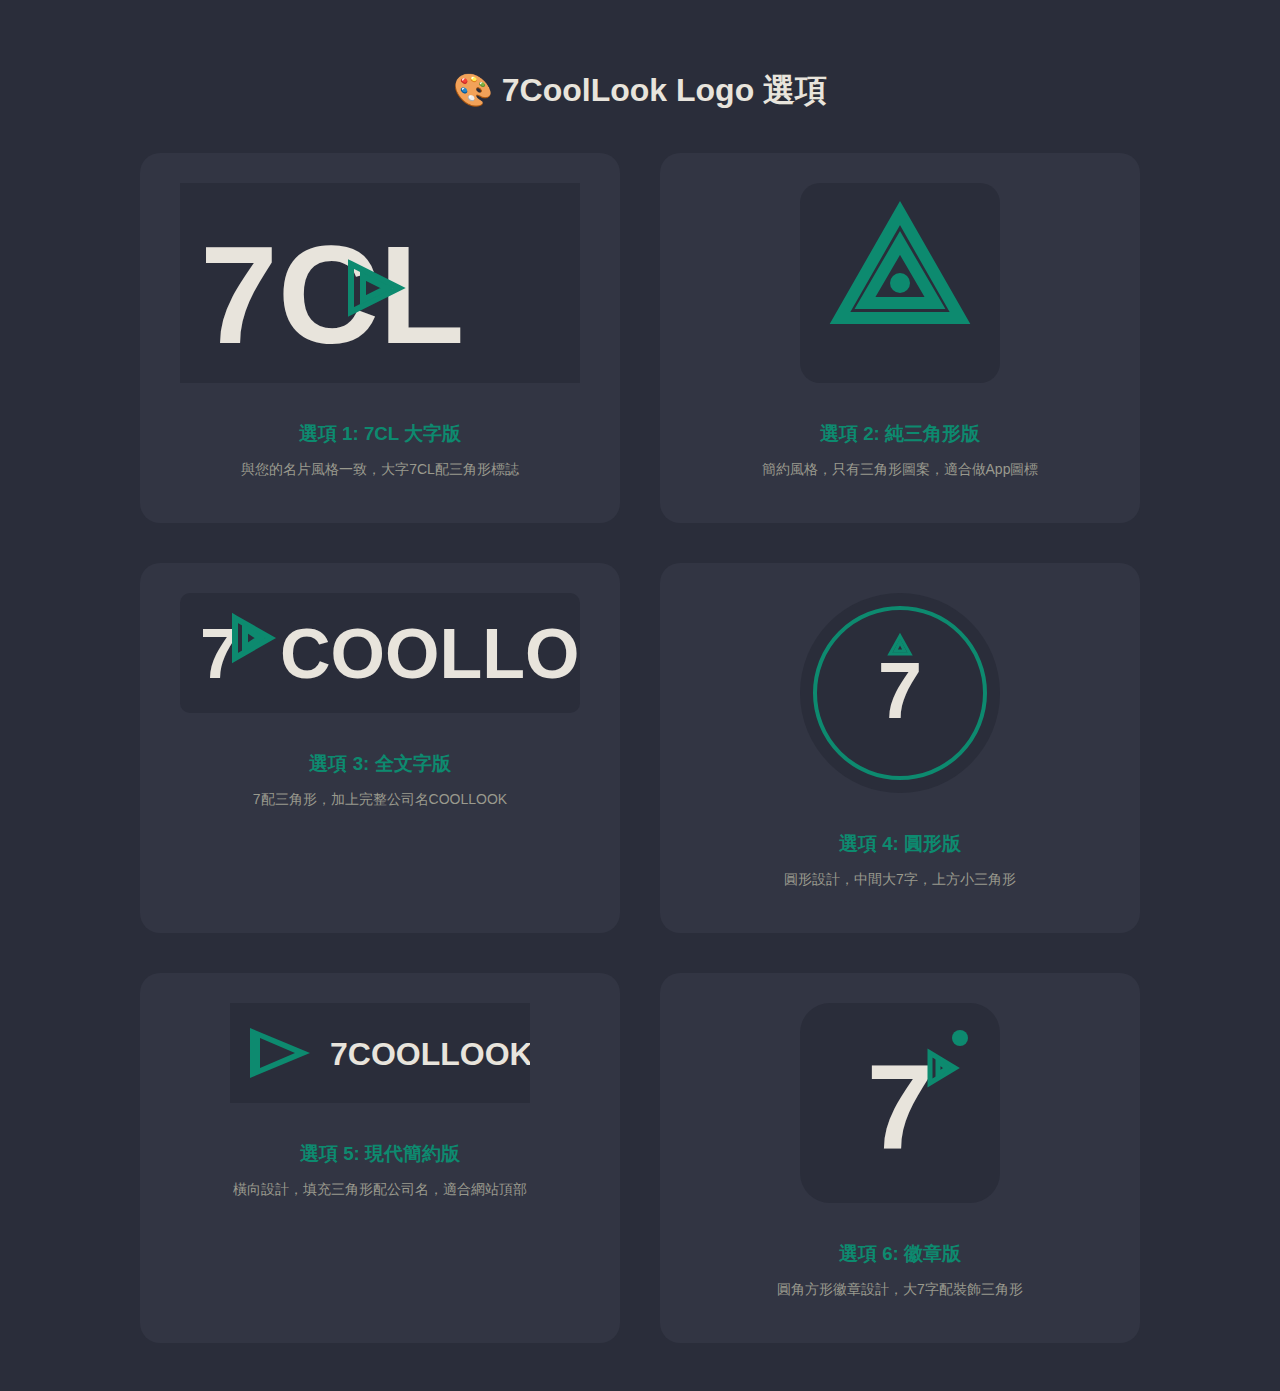
<file: logo-showcase.html>
<!DOCTYPE html>
<html>
<head>
    <meta charset="UTF-8">
    <title>7CoolLook Logo Options</title>
    <style>
        body {
            background: #2A2D3A;
            color: #E8E4DC;
            font-family: Arial, sans-serif;
            padding: 40px;
        }
        h1 {
            text-align: center;
            margin-bottom: 40px;
        }
        .logo-grid {
            display: grid;
            grid-template-columns: repeat(2, 1fr);
            gap: 40px;
            max-width: 1000px;
            margin: 0 auto;
        }
        .logo-item {
            background: #323543;
            border-radius: 20px;
            padding: 30px;
            text-align: center;
        }
        .logo-item img {
            max-width: 100%;
            height: auto;
            margin-bottom: 15px;
        }
        .logo-item h3 {
            color: #0D8A6F;
            margin-bottom: 10px;
        }
        .logo-item p {
            color: #9A9A8E;
            font-size: 14px;
        }
    </style>
</head>
<body>
    <h1>🎨 7CoolLook Logo 選項</h1>
    <div class="logo-grid">
        <div class="logo-item">
            <img src="logo-option-1-7cl.svg" alt="Option 1">
            <h3>選項 1: 7CL 大字版</h3>
            <p>與您的名片風格一致，大字7CL配三角形標誌</p>
        </div>
        
        <div class="logo-item">
            <img src="logo-option-2-triangle.svg" alt="Option 2">
            <h3>選項 2: 純三角形版</h3>
            <p>簡約風格，只有三角形圖案，適合做App圖標</p>
        </div>
        
        <div class="logo-item">
            <img src="logo-option-3-text.svg" alt="Option 3">
            <h3>選項 3: 全文字版</h3>
            <p>7配三角形，加上完整公司名COOLLOOK</p>
        </div>
        
        <div class="logo-item">
            <img src="logo-option-4-circle.svg" alt="Option 4">
            <h3>選項 4: 圓形版</h3>
            <p>圓形設計，中間大7字，上方小三角形</p>
        </div>
        
        <div class="logo-item">
            <img src="logo-option-5-modern.svg" alt="Option 5">
            <h3>選項 5: 現代簡約版</h3>
            <p>橫向設計，填充三角形配公司名，適合網站頂部</p>
        </div>
        
        <div class="logo-item">
            <img src="logo-option-6-badge.svg" alt="Option 6">
            <h3>選項 6: 徽章版</h3>
            <p>圓角方形徽章設計，大7字配裝飾三角形</p>
        </div>
    </div>
</body>
</html>
</file>
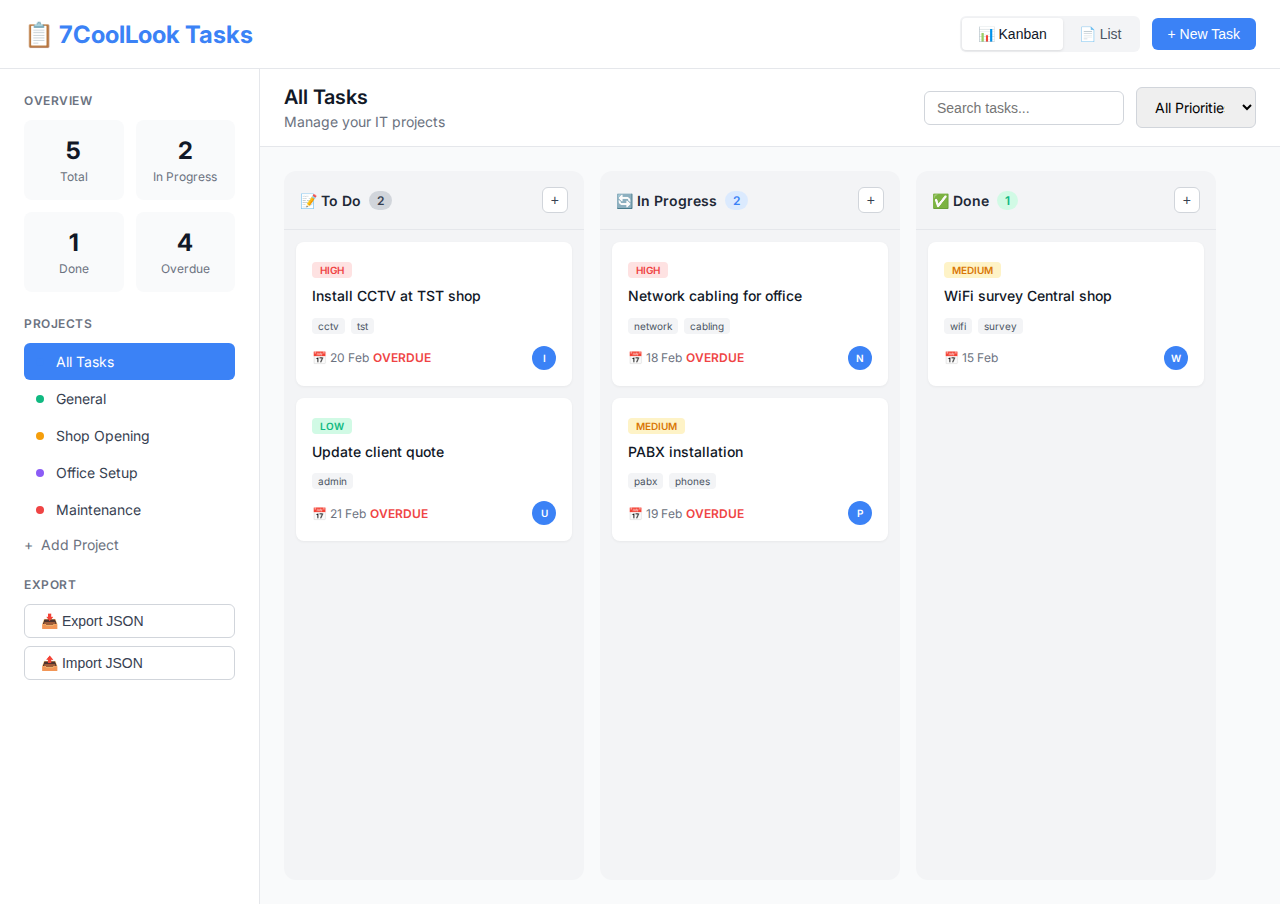
<file: task-manager.html>
<!DOCTYPE html>
<html lang="en">
<head>
    <meta charset="UTF-8">
    <meta name="viewport" content="width=device-width, initial-scale=1.0">
    <title>7CoolLook Task Manager</title>
    <link href="https://fonts.googleapis.com/css2?family=Inter:wght@300;400;500;600;700&display=swap" rel="stylesheet">
    <style>
        * {
            margin: 0;
            padding: 0;
            box-sizing: border-box;
        }

        :root {
            --primary: #3b82f6;
            --primary-dark: #2563eb;
            --success: #10b981;
            --warning: #f59e0b;
            --danger: #ef4444;
            --gray-50: #f9fafb;
            --gray-100: #f3f4f6;
            --gray-200: #e5e7eb;
            --gray-300: #d1d5db;
            --gray-400: #9ca3af;
            --gray-500: #6b7280;
            --gray-600: #4b5563;
            --gray-700: #374151;
            --gray-800: #1f2937;
            --gray-900: #111827;
        }

        body {
            font-family: 'Inter', -apple-system, BlinkMacSystemFont, sans-serif;
            background: var(--gray-50);
            color: var(--gray-800);
            min-height: 100vh;
        }

        /* Header */
        .header {
            background: white;
            border-bottom: 1px solid var(--gray-200);
            padding: 1rem 1.5rem;
            display: flex;
            justify-content: space-between;
            align-items: center;
            position: sticky;
            top: 0;
            z-index: 100;
        }

        .logo {
            font-size: 1.5rem;
            font-weight: 700;
            color: var(--primary);
        }

        .header-actions {
            display: flex;
            gap: 0.75rem;
            align-items: center;
        }

        .btn {
            padding: 0.5rem 1rem;
            border-radius: 6px;
            border: none;
            font-size: 0.875rem;
            font-weight: 500;
            cursor: pointer;
            transition: all 0.2s;
            display: inline-flex;
            align-items: center;
            gap: 0.5rem;
        }

        .btn-primary {
            background: var(--primary);
            color: white;
        }

        .btn-primary:hover {
            background: var(--primary-dark);
        }

        .btn-secondary {
            background: white;
            color: var(--gray-700);
            border: 1px solid var(--gray-300);
        }

        .btn-secondary:hover {
            background: var(--gray-50);
        }

        .btn-danger {
            background: var(--danger);
            color: white;
        }

        .view-toggle {
            display: flex;
            background: var(--gray-100);
            border-radius: 6px;
            padding: 2px;
        }

        .view-btn {
            padding: 0.5rem 1rem;
            border: none;
            background: transparent;
            color: var(--gray-600);
            font-size: 0.875rem;
            font-weight: 500;
            cursor: pointer;
            border-radius: 4px;
            transition: all 0.2s;
        }

        .view-btn.active {
            background: white;
            color: var(--gray-900);
            box-shadow: 0 1px 3px rgba(0,0,0,0.1);
        }

        /* Main Layout */
        .main-container {
            display: flex;
            height: calc(100vh - 65px);
        }

        /* Sidebar */
        .sidebar {
            width: 260px;
            background: white;
            border-right: 1px solid var(--gray-200);
            padding: 1.5rem;
            overflow-y: auto;
        }

        .sidebar-section {
            margin-bottom: 1.5rem;
        }

        .sidebar-title {
            font-size: 0.75rem;
            font-weight: 600;
            color: var(--gray-500);
            text-transform: uppercase;
            letter-spacing: 0.5px;
            margin-bottom: 0.75rem;
        }

        .project-list {
            list-style: none;
        }

        .project-item {
            padding: 0.625rem 0.75rem;
            border-radius: 6px;
            cursor: pointer;
            display: flex;
            align-items: center;
            gap: 0.75rem;
            font-size: 0.875rem;
            color: var(--gray-700);
            transition: all 0.2s;
        }

        .project-item:hover {
            background: var(--gray-100);
        }

        .project-item.active {
            background: var(--primary);
            color: white;
        }

        .project-color {
            width: 8px;
            height: 8px;
            border-radius: 50%;
        }

        .add-project {
            color: var(--gray-500);
            font-size: 0.875rem;
            cursor: pointer;
            display: flex;
            align-items: center;
            gap: 0.5rem;
            margin-top: 0.5rem;
        }

        .add-project:hover {
            color: var(--primary);
        }

        /* Stats */
        .stat-grid {
            display: grid;
            grid-template-columns: repeat(2, 1fr);
            gap: 0.75rem;
        }

        .stat-card {
            background: var(--gray-50);
            padding: 1rem;
            border-radius: 8px;
            text-align: center;
        }

        .stat-number {
            font-size: 1.5rem;
            font-weight: 700;
            color: var(--gray-900);
        }

        .stat-label {
            font-size: 0.75rem;
            color: var(--gray-500);
            margin-top: 0.25rem;
        }

        /* Content */
        .content {
            flex: 1;
            overflow: hidden;
            display: flex;
            flex-direction: column;
        }

        .content-header {
            background: white;
            border-bottom: 1px solid var(--gray-200);
            padding: 1rem 1.5rem;
            display: flex;
            justify-content: space-between;
            align-items: center;
        }

        .content-title {
            font-size: 1.25rem;
            font-weight: 600;
            color: var(--gray-900);
        }

        .content-subtitle {
            font-size: 0.875rem;
            color: var(--gray-500);
            margin-top: 0.25rem;
        }

        .filter-bar {
            display: flex;
            gap: 0.75rem;
            align-items: center;
        }

        .search-box {
            padding: 0.5rem 0.75rem;
            border: 1px solid var(--gray-300);
            border-radius: 6px;
            font-size: 0.875rem;
            width: 200px;
        }

        .search-box:focus {
            outline: none;
            border-color: var(--primary);
        }

        /* Kanban View */
        .kanban-container {
            flex: 1;
            overflow-x: auto;
            padding: 1.5rem;
            display: flex;
            gap: 1rem;
        }

        .kanban-column {
            min-width: 300px;
            max-width: 350px;
            background: var(--gray-100);
            border-radius: 12px;
            display: flex;
            flex-direction: column;
        }

        .column-header {
            padding: 1rem;
            display: flex;
            justify-content: space-between;
            align-items: center;
            border-bottom: 1px solid var(--gray-200);
        }

        .column-title {
            font-weight: 600;
            font-size: 0.875rem;
            display: flex;
            align-items: center;
            gap: 0.5rem;
        }

        .column-count {
            background: var(--gray-300);
            color: var(--gray-700);
            padding: 0.125rem 0.5rem;
            border-radius: 10px;
            font-size: 0.75rem;
        }

        .column-todo .column-count { background: var(--gray-300); }
        .column-progress .column-count { background: #dbeafe; color: var(--primary); }
        .column-done .column-count { background: #d1fae5; color: var(--success); }

        .column-body {
            flex: 1;
            padding: 0.75rem;
            overflow-y: auto;
        }

        .add-task-btn {
            width: 100%;
            padding: 0.5rem;
            border: 2px dashed var(--gray-300);
            border-radius: 6px;
            background: transparent;
            color: var(--gray-500);
            font-size: 0.875rem;
            cursor: pointer;
            margin-top: 0.5rem;
            transition: all 0.2s;
        }

        .add-task-btn:hover {
            border-color: var(--primary);
            color: var(--primary);
        }

        /* Task Card */
        .task-card {
            background: white;
            border-radius: 8px;
            padding: 1rem;
            margin-bottom: 0.75rem;
            cursor: pointer;
            transition: all 0.2s;
            box-shadow: 0 1px 3px rgba(0,0,0,0.05);
        }

        .task-card:hover {
            box-shadow: 0 4px 12px rgba(0,0,0,0.1);
            transform: translateY(-2px);
        }

        .task-priority {
            display: inline-block;
            padding: 0.125rem 0.5rem;
            border-radius: 4px;
            font-size: 0.625rem;
            font-weight: 600;
            text-transform: uppercase;
            margin-bottom: 0.5rem;
        }

        .priority-high {
            background: #fee2e2;
            color: var(--danger);
        }

        .priority-medium {
            background: #fef3c7;
            color: #d97706;
        }

        .priority-low {
            background: #d1fae5;
            color: var(--success);
        }

        .task-title {
            font-weight: 500;
            font-size: 0.875rem;
            color: var(--gray-900);
            margin-bottom: 0.75rem;
            line-height: 1.4;
        }

        .task-meta {
            display: flex;
            justify-content: space-between;
            align-items: center;
            font-size: 0.75rem;
            color: var(--gray-500);
        }

        .task-tags {
            display: flex;
            gap: 0.375rem;
            flex-wrap: wrap;
            margin-bottom: 0.75rem;
        }

        .task-tag {
            background: var(--gray-100);
            padding: 0.125rem 0.375rem;
            border-radius: 4px;
            font-size: 0.625rem;
            color: var(--gray-600);
        }

        .task-assignee {
            width: 24px;
            height: 24px;
            border-radius: 50%;
            background: var(--primary);
            color: white;
            display: flex;
            align-items: center;
            justify-content: center;
            font-size: 0.625rem;
            font-weight: 600;
        }

        .task-date {
            display: flex;
            align-items: center;
            gap: 0.25rem;
        }

        /* List View */
        .list-container {
            flex: 1;
            overflow-y: auto;
            padding: 1rem 1.5rem;
        }

        .list-table {
            width: 100%;
            background: white;
            border-radius: 8px;
            overflow: hidden;
            box-shadow: 0 1px 3px rgba(0,0,0,0.05);
        }

        .list-header {
            display: grid;
            grid-template-columns: 2fr 1fr 1fr 1fr 1fr 80px;
            padding: 0.75rem 1rem;
            background: var(--gray-50);
            border-bottom: 1px solid var(--gray-200);
            font-size: 0.75rem;
            font-weight: 600;
            color: var(--gray-600);
            text-transform: uppercase;
            letter-spacing: 0.5px;
        }

        .list-row {
            display: grid;
            grid-template-columns: 2fr 1fr 1fr 1fr 1fr 80px;
            padding: 0.875rem 1rem;
            border-bottom: 1px solid var(--gray-100);
            align-items: center;
            font-size: 0.875rem;
            cursor: pointer;
            transition: background 0.2s;
        }

        .list-row:hover {
            background: var(--gray-50);
        }

        .list-row:last-child {
            border-bottom: none;
        }

        .status-badge {
            display: inline-block;
            padding: 0.25rem 0.75rem;
            border-radius: 20px;
            font-size: 0.75rem;
            font-weight: 500;
        }

        .status-todo {
            background: var(--gray-100);
            color: var(--gray-600);
        }

        .status-progress {
            background: #dbeafe;
            color: var(--primary);
        }

        .status-done {
            background: #d1fae5;
            color: var(--success);
        }

        /* Modal */
        .modal-overlay {
            position: fixed;
            top: 0;
            left: 0;
            right: 0;
            bottom: 0;
            background: rgba(0,0,0,0.5);
            display: flex;
            align-items: center;
            justify-content: center;
            z-index: 1000;
            opacity: 0;
            visibility: hidden;
            transition: all 0.2s;
        }

        .modal-overlay.active {
            opacity: 1;
            visibility: visible;
        }

        .modal {
            background: white;
            border-radius: 12px;
            width: 90%;
            max-width: 600px;
            max-height: 90vh;
            overflow-y: auto;
            transform: scale(0.95);
            transition: transform 0.2s;
        }

        .modal-overlay.active .modal {
            transform: scale(1);
        }

        .modal-header {
            padding: 1.25rem;
            border-bottom: 1px solid var(--gray-200);
            display: flex;
            justify-content: space-between;
            align-items: center;
        }

        .modal-title {
            font-size: 1.125rem;
            font-weight: 600;
        }

        .modal-close {
            background: none;
            border: none;
            font-size: 1.5rem;
            color: var(--gray-400);
            cursor: pointer;
        }

        .modal-close:hover {
            color: var(--gray-600);
        }

        .modal-body {
            padding: 1.25rem;
        }

        .form-group {
            margin-bottom: 1rem;
        }

        .form-label {
            display: block;
            font-size: 0.875rem;
            font-weight: 500;
            color: var(--gray-700);
            margin-bottom: 0.375rem;
        }

        .form-input,
        .form-select,
        .form-textarea {
            width: 100%;
            padding: 0.625rem 0.875rem;
            border: 1px solid var(--gray-300);
            border-radius: 6px;
            font-size: 0.875rem;
            font-family: inherit;
        }

        .form-input:focus,
        .form-select:focus,
        .form-textarea:focus {
            outline: none;
            border-color: var(--primary);
        }

        .form-textarea {
            resize: vertical;
            min-height: 100px;
        }

        .form-row {
            display: grid;
            grid-template-columns: 1fr 1fr;
            gap: 1rem;
        }

        .modal-footer {
            padding: 1rem 1.25rem;
            border-top: 1px solid var(--gray-200);
            display: flex;
            justify-content: flex-end;
            gap: 0.75rem;
        }

        /* Empty State */
        .empty-state {
            text-align: center;
            padding: 3rem;
            color: var(--gray-500);
        }

        .empty-state-icon {
            font-size: 3rem;
            margin-bottom: 1rem;
        }

        /* Drag and Drop */
        .task-card.dragging {
            opacity: 0.5;
        }

        .column-body.drag-over {
            background: #dbeafe;
        }

        /* Responsive */
        @media (max-width: 768px) {
            .sidebar {
                display: none;
            }

            .kanban-column {
                min-width: 280px;
            }

            .list-header,
            .list-row {
                grid-template-columns: 1fr 100px;
            }

            .list-header > *:nth-child(3),
            .list-header > *:nth-child(4),
            .list-header > *:nth-child(5),
            .list-row > *:nth-child(3),
            .list-row > *:nth-child(4),
            .list-row > *:nth-child(5) {
                display: none;
            }
        }
    </style>
</head>
<body>
    <header class="header">
        <div class="logo">📋 7CoolLook Tasks</div>
        <div class="header-actions">
            <div class="view-toggle">
                <button class="view-btn active" data-view="kanban">📊 Kanban</button>
                <button class="view-btn" data-view="list">📄 List</button>
            </div>
            <button class="btn btn-primary" onclick="openTaskModal()">+ New Task</button>
        </div>
    </header>

    <div class="main-container">
        <aside class="sidebar">
            <div class="sidebar-section">
                <div class="sidebar-title">Overview</div>
                <div class="stat-grid">
                    <div class="stat-card">
                        <div class="stat-number" id="stat-total">0</div>
                        <div class="stat-label">Total</div>
                    </div>
                    <div class="stat-card">
                        <div class="stat-number" id="stat-progress">0</div>
                        <div class="stat-label">In Progress</div>
                    </div>
                    <div class="stat-card">
                        <div class="stat-number" id="stat-done">0</div>
                        <div class="stat-label">Done</div>
                    </div>
                    <div class="stat-card">
                        <div class="stat-number" id="stat-overdue">0</div>
                        <div class="stat-label">Overdue</div>
                    </div>
                </div>
            </div>

            <div class="sidebar-section">
                <div class="sidebar-title">Projects</div>
                <ul class="project-list" id="project-list">
                    <!-- Projects will be rendered here -->
                </ul>
                <div class="add-project" onclick="addNewProject()">
                    <span>+</span> Add Project
                </div>
            </div>

            <div class="sidebar-section">
                <div class="sidebar-title">Export</div>
                <button class="btn btn-secondary" style="width: 100%;" onclick="exportData()">
                    📥 Export JSON
                </button>
                <button class="btn btn-secondary" style="width: 100%; margin-top: 0.5rem;" onclick="document.getElementById('import-file').click()">
                    📤 Import JSON
                </button>
                <input type="file" id="import-file" style="display: none;" accept=".json" onchange="importData(this)">
            </div>
        </aside>

        <main class="content">
            <div class="content-header">
                <div>
                    <h1 class="content-title" id="current-project">All Tasks</h1>
                    <p class="content-subtitle" id="project-subtitle">Manage your IT projects</p>
                </div>
                <div class="filter-bar">
                    <input type="text" class="search-box" id="search-box" placeholder="Search tasks..." oninput="filterTasks()">
                    <select class="form-select" id="priority-filter" onchange="filterTasks()" style="width: 120px;">
                        <option value="">All Priorities</option>
                        <option value="high">High</option>
                        <option value="medium">Medium</option>
                        <option value="low">Low</option>
                    </select>
                </div>
            </div>

            <!-- Kanban View -->
            <div class="kanban-container" id="kanban-view">
                <div class="kanban-column column-todo" data-status="todo">
                    <div class="column-header">
                        <span class="column-title">📝 To Do <span class="column-count" id="count-todo">0</span></span>
                        <button class="btn btn-secondary" style="padding: 0.25rem 0.5rem;" onclick="openTaskModal('todo')">+</button>
                    </div>
                    <div class="column-body" id="col-todo" ondrop="drop(event, 'todo')" ondragover="allowDrop(event)" ondragenter="dragEnter(event)" ondragleave="dragLeave(event)">
                        <!-- Tasks will be rendered here -->
                    </div>
                </div>

                <div class="kanban-column column-progress" data-status="progress">
                    <div class="column-header">
                        <span class="column-title">🔄 In Progress <span class="column-count" id="count-progress">0</span></span>
                        <button class="btn btn-secondary" style="padding: 0.25rem 0.5rem;" onclick="openTaskModal('progress')">+</button>
                    </div>
                    <div class="column-body" id="col-progress" ondrop="drop(event, 'progress')" ondragover="allowDrop(event)" ondragenter="dragEnter(event)" ondragleave="dragLeave(event)">
                        <!-- Tasks will be rendered here -->
                    </div>
                </div>

                <div class="kanban-column column-done" data-status="done">
                    <div class="column-header">
                        <span class="column-title">✅ Done <span class="column-count" id="count-done">0</span></span>
                        <button class="btn btn-secondary" style="padding: 0.25rem 0.5rem;" onclick="openTaskModal('done')">+</button>
                    </div>
                    <div class="column-body" id="col-done" ondrop="drop(event, 'done')" ondragover="allowDrop(event)" ondragenter="dragEnter(event)" ondragleave="dragLeave(event)">
                        <!-- Tasks will be rendered here -->
                    </div>
                </div>
            </div>

            <!-- List View -->
            <div class="list-container" id="list-view" style="display: none;">
                <div class="list-table">
                    <div class="list-header">
                        <div>Task</div>
                        <div>Status</div>
                        <div>Priority</div>
                        <div>Due Date</div>
                        <div>Project</div>
                        <div>Actions</div>
                    </div>
                    <div id="list-body">
                        <!-- List rows will be rendered here -->
                    </div>
                </div>
            </div>
        </main>
    </div>

    <!-- Task Modal -->
    <div class="modal-overlay" id="task-modal">
        <div class="modal">
            <div class="modal-header">
                <h2 class="modal-title" id="modal-title">New Task</h2>
                <button class="modal-close" onclick="closeTaskModal()">&times;</button>
            </div>
            <div class="modal-body">
                <form id="task-form">
                    <input type="hidden" id="task-id">
                    <div class="form-group">
                        <label class="form-label">Task Title *</label>
                        <input type="text" class="form-input" id="task-title" required placeholder="Enter task title">
                    </div>
                    <div class="form-group">
                        <label class="form-label">Description</label>
                        <textarea class="form-textarea" id="task-desc" placeholder="Add task description..."></textarea>
                    </div>
                    <div class="form-row">
                        <div class="form-group">
                            <label class="form-label">Project</label>
                            <select class="form-select" id="task-project">
                                <!-- Projects will be populated -->
                            </select>
                        </div>
                        <div class="form-group">
                            <label class="form-label">Status</label>
                            <select class="form-select" id="task-status">
                                <option value="todo">To Do</option>
                                <option value="progress">In Progress</option>
                                <option value="done">Done</option>
                            </select>
                        </div>
                    </div>
                    <div class="form-row">
                        <div class="form-group">
                            <label class="form-label">Priority</label>
                            <select class="form-select" id="task-priority">
                                <option value="low">Low</option>
                                <option value="medium" selected>Medium</option>
                                <option value="high">High</option>
                            </select>
                        </div>
                        <div class="form-group">
                            <label class="form-label">Due Date</label>
                            <input type="date" class="form-input" id="task-due">
                        </div>
                    </div>
                    <div class="form-group">
                        <label class="form-label">Tags (comma separated)</label>
                        <input type="text" class="form-input" id="task-tags" placeholder="network, cctv, urgent">
                    </div>
                </form>
            </div>
            <div class="modal-footer">
                <button type="button" class="btn btn-secondary" onclick="closeTaskModal()">Cancel</button>
                <button type="button" class="btn btn-danger" id="delete-btn" style="display: none;" onclick="deleteTask()">Delete</button>
                <button type="button" class="btn btn-primary" onclick="saveTask()">Save Task</button>
            </div>
        </div>
    </div>

    <script>
        // Data Management
        const COLORS = ['#3b82f6', '#10b981', '#f59e0b', '#ef4444', '#8b5cf6', '#ec4899', '#06b6d4'];
        
        let data = {
            projects: [
                { id: 'all', name: 'All Tasks', color: '#3b82f6' },
                { id: 'general', name: 'General', color: '#10b981' },
                { id: 'shop-opening', name: 'Shop Opening', color: '#f59e0b' },
                { id: 'office-setup', name: 'Office Setup', color: '#8b5cf6' },
                { id: 'maintenance', name: 'Maintenance', color: '#ef4444' }
            ],
            tasks: []
        };

        let currentProject = 'all';
        let currentView = 'kanban';
        let draggedTask = null;

        // Initialize
        document.addEventListener('DOMContentLoaded', () => {
            loadData();
            renderProjects();
            renderTasks();
            updateStats();
            setupEventListeners();
            
            // Add sample tasks if empty
            if (data.tasks.length === 0) {
                addSampleTasks();
            }
        });

        function addSampleTasks() {
            const sampleTasks = [
                { id: Date.now() + 1, title: 'Install CCTV at TST shop', desc: '4 cameras + NVR setup', project: 'shop-opening', status: 'todo', priority: 'high', due: '2024-02-20', tags: ['cctv', 'tst'] },
                { id: Date.now() + 2, title: 'Network cabling for office', desc: 'Cat6A for 20 workstations', project: 'office-setup', status: 'progress', priority: 'high', due: '2024-02-18', tags: ['network', 'cabling'] },
                { id: Date.now() + 3, title: 'WiFi survey Central shop', desc: 'Site visit for coverage plan', project: 'shop-opening', status: 'done', priority: 'medium', due: '2024-02-15', tags: ['wifi', 'survey'] },
                { id: Date.now() + 4, title: 'Update client quote', desc: 'Send revised proposal', project: 'general', status: 'todo', priority: 'low', due: '2024-02-21', tags: ['admin'] },
                { id: Date.now() + 5, title: 'PABX installation', desc: 'IP phone system for client', project: 'office-setup', status: 'progress', priority: 'medium', due: '2024-02-19', tags: ['pabx', 'phones'] }
            ];
            data.tasks = sampleTasks;
            saveData();
            renderTasks();
            updateStats();
        }

        // Storage
        function saveData() {
            localStorage.setItem('taskManagerData', JSON.stringify(data));
        }

        function loadData() {
            const saved = localStorage.getItem('taskManagerData');
            if (saved) {
                data = JSON.parse(saved);
            }
        }

        // Rendering
        function renderProjects() {
            const list = document.getElementById('project-list');
            list.innerHTML = data.projects.map(p => `
                <li class="project-item ${p.id === currentProject ? 'active' : ''}" onclick="selectProject('${p.id}')">
                    <span class="project-color" style="background: ${p.color}"></span>
                    ${p.name}
                </li>
            `).join('');

            // Update project dropdown in modal
            const select = document.getElementById('task-project');
            select.innerHTML = data.projects
                .filter(p => p.id !== 'all')
                .map(p => `<option value="${p.id}">${p.name}</option>`)
                .join('');
        }

        function renderTasks() {
            const filtered = getFilteredTasks();
            
            // Update title
            const project = data.projects.find(p => p.id === currentProject);
            document.getElementById('current-project').textContent = project ? project.name : 'All Tasks';
            
            // Kanban View
            const statuses = ['todo', 'progress', 'done'];
            statuses.forEach(status => {
                const tasks = filtered.filter(t => t.status === status);
                document.getElementById(`count-${status}`).textContent = tasks.length;
                document.getElementById(`col-${status}`).innerHTML = tasks.map(task => createTaskCard(task)).join('');
            });

            // List View
            document.getElementById('list-body').innerHTML = filtered.map(task => createListRow(task)).join('');
        }

        function getFilteredTasks() {
            const search = document.getElementById('search-box').value.toLowerCase();
            const priorityFilter = document.getElementById('priority-filter').value;
            
            return data.tasks.filter(task => {
                const matchProject = currentProject === 'all' || task.project === currentProject;
                const matchSearch = task.title.toLowerCase().includes(search) || 
                                   (task.desc && task.desc.toLowerCase().includes(search)) ||
                                   (task.tags && task.tags.some(t => t.toLowerCase().includes(search)));
                const matchPriority = !priorityFilter || task.priority === priorityFilter;
                return matchProject && matchSearch && matchPriority;
            });
        }

        function createTaskCard(task) {
            const priorityClass = `priority-${task.priority}`;
            const priorityLabel = task.priority.toUpperCase();
            const dueDate = task.due ? new Date(task.due).toLocaleDateString('en-GB', { month: 'short', day: 'numeric' }) : '';
            const isOverdue = task.due && new Date(task.due) < new Date() && task.status !== 'done';
            const tags = task.tags || [];
            
            return `
                <div class="task-card" draggable="true" ondragstart="drag(event, ${task.id})" onclick="editTask(${task.id})">
                    <span class="task-priority ${priorityClass}">${priorityLabel}</span>
                    <div class="task-title">${escapeHtml(task.title)}</div>
                    ${tags.length > 0 ? `<div class="task-tags">${tags.map(t => `<span class="task-tag">${escapeHtml(t)}</span>`).join('')}</div>` : ''}
                    <div class="task-meta">
                        <span class="task-date">📅 ${dueDate}${isOverdue ? ' <span style="color: var(--danger); font-weight: 600;">OVERDUE</span>' : ''}</span>
                        <span class="task-assignee">${task.title.charAt(0).toUpperCase()}</span>
                    </div>
                </div>
            `;
        }

        function createListRow(task) {
            const statusLabels = { todo: 'To Do', progress: 'In Progress', done: 'Done' };
            const statusClass = `status-${task.status}`;
            const priorityClass = `priority-${task.priority}`;
            const project = data.projects.find(p => p.id === task.project);
            const dueDate = task.due ? new Date(task.due).toLocaleDateString('en-GB') : '-';
            
            return `
                <div class="list-row" onclick="editTask(${task.id})">
                    <div><strong>${escapeHtml(task.title)}</strong></div>
                    <div><span class="status-badge ${statusClass}">${statusLabels[task.status]}</span></div>
                    <div><span class="task-priority ${priorityClass}">${task.priority}</span></div>
                    <div>${dueDate}</div>
                    <div>${project ? project.name : '-'}</div>
                    <div>
                        <button class="btn btn-secondary" style="padding: 0.25rem 0.5rem;" onclick="event.stopPropagation(); editTask(${task.id})">Edit</button>
                    </div>
                </div>
            `;
        }

        function updateStats() {
            const filtered = currentProject === 'all' ? data.tasks : data.tasks.filter(t => t.project === currentProject);
            const total = filtered.length;
            const inProgress = filtered.filter(t => t.status === 'progress').length;
            const done = filtered.filter(t => t.status === 'done').length;
            const overdue = filtered.filter(t => {
                return t.due && new Date(t.due) < new Date() && t.status !== 'done';
            }).length;
            
            document.getElementById('stat-total').textContent = total;
            document.getElementById('stat-progress').textContent = inProgress;
            document.getElementById('stat-done').textContent = done;
            document.getElementById('stat-overdue').textContent = overdue;
        }

        // Actions
        function selectProject(id) {
            currentProject = id;
            renderProjects();
            renderTasks();
            updateStats();
        }

        function addNewProject() {
            const name = prompt('Enter project name:');
            if (name) {
                const id = 'proj-' + Date.now();
                const color = COLORS[data.projects.length % COLORS.length];
                data.projects.push({ id, name, color });
                saveData();
                renderProjects();
            }
        }

        function openTaskModal(defaultStatus = 'todo') {
            document.getElementById('task-form').reset();
            document.getElementById('task-id').value = '';
            document.getElementById('task-status').value = defaultStatus;
            document.getElementById('modal-title').textContent = 'New Task';
            document.getElementById('delete-btn').style.display = 'none';
            
            // Set default project
            if (currentProject !== 'all') {
                document.getElementById('task-project').value = currentProject;
            }
            
            document.getElementById('task-modal').classList.add('active');
        }

        function editTask(id) {
            const task = data.tasks.find(t => t.id === id);
            if (!task) return;
            
            document.getElementById('task-id').value = task.id;
            document.getElementById('task-title').value = task.title;
            document.getElementById('task-desc').value = task.desc || '';
            document.getElementById('task-project').value = task.project;
            document.getElementById('task-status').value = task.status;
            document.getElementById('task-priority').value = task.priority;
            document.getElementById('task-due').value = task.due || '';
            document.getElementById('task-tags').value = (task.tags || []).join(', ');
            
            document.getElementById('modal-title').textContent = 'Edit Task';
            document.getElementById('delete-btn').style.display = 'inline-flex';
            document.getElementById('task-modal').classList.add('active');
        }

        function closeTaskModal() {
            document.getElementById('task-modal').classList.remove('active');
        }

        function saveTask() {
            const id = document.getElementById('task-id').value;
            const title = document.getElementById('task-title').value.trim();
            if (!title) {
                alert('Please enter a task title');
                return;
            }
            
            const taskData = {
                id: id ? parseInt(id) : Date.now(),
                title: title,
                desc: document.getElementById('task-desc').value.trim(),
                project: document.getElementById('task-project').value,
                status: document.getElementById('task-status').value,
                priority: document.getElementById('task-priority').value,
                due: document.getElementById('task-due').value,
                tags: document.getElementById('task-tags').value.split(',').map(t => t.trim()).filter(t => t)
            };
            
            if (id) {
                const index = data.tasks.findIndex(t => t.id === parseInt(id));
                if (index !== -1) {
                    data.tasks[index] = taskData;
                }
            } else {
                data.tasks.push(taskData);
            }
            
            saveData();
            renderTasks();
            updateStats();
            closeTaskModal();
        }

        function deleteTask() {
            const id = parseInt(document.getElementById('task-id').value);
            if (confirm('Are you sure you want to delete this task?')) {
                data.tasks = data.tasks.filter(t => t.id !== id);
                saveData();
                renderTasks();
                updateStats();
                closeTaskModal();
            }
        }

        function filterTasks() {
            renderTasks();
        }

        // Drag and Drop
        function drag(event, taskId) {
            draggedTask = taskId;
            event.dataTransfer.effectAllowed = 'move';
            event.target.classList.add('dragging');
        }

        function allowDrop(event) {
            event.preventDefault();
        }

        function dragEnter(event) {
            event.preventDefault();
            event.currentTarget.classList.add('drag-over');
        }

        function dragLeave(event) {
            event.currentTarget.classList.remove('drag-over');
        }

        function drop(event, status) {
            event.preventDefault();
            event.currentTarget.classList.remove('drag-over');
            
            if (draggedTask) {
                const task = data.tasks.find(t => t.id === draggedTask);
                if (task) {
                    task.status = status;
                    saveData();
                    renderTasks();
                    updateStats();
                }
                draggedTask = null;
            }
        }

        // View Toggle
        function setupEventListeners() {
            document.querySelectorAll('.view-btn').forEach(btn => {
                btn.addEventListener('click', () => {
                    document.querySelectorAll('.view-btn').forEach(b => b.classList.remove('active'));
                    btn.classList.add('active');
                    
                    currentView = btn.dataset.view;
                    if (currentView === 'kanban') {
                        document.getElementById('kanban-view').style.display = 'flex';
                        document.getElementById('list-view').style.display = 'none';
                    } else {
                        document.getElementById('kanban-view').style.display = 'none';
                        document.getElementById('list-view').style.display = 'block';
                    }
                });
            });

            // Close modal on outside click
            document.getElementById('task-modal').addEventListener('click', (e) => {
                if (e.target.classList.contains('modal-overlay')) {
                    closeTaskModal();
                }
            });

            // Keyboard shortcuts
            document.addEventListener('keydown', (e) => {
                if (e.key === 'Escape') {
                    closeTaskModal();
                }
                if (e.key === 'n' && e.ctrlKey) {
                    e.preventDefault();
                    openTaskModal();
                }
            });
        }

        // Export/Import
        function exportData() {
            const dataStr = JSON.stringify(data, null, 2);
            const blob = new Blob([dataStr], { type: 'application/json' });
            const url = URL.createObjectURL(blob);
            const a = document.createElement('a');
            a.href = url;
            a.download = `7coollook-tasks-${new Date().toISOString().split('T')[0]}.json`;
            a.click();
            URL.revokeObjectURL(url);
        }

        function importData(input) {
            const file = input.files[0];
            if (!file) return;
            
            const reader = new FileReader();
            reader.onload = (e) => {
                try {
                    const imported = JSON.parse(e.target.result);
                    if (imported.tasks && imported.projects) {
                        if (confirm('This will replace all current data. Continue?')) {
                            data = imported;
                            saveData();
                            renderProjects();
                            renderTasks();
                            updateStats();
                            alert('Data imported successfully!');
                        }
                    } else {
                        alert('Invalid file format');
                    }
                } catch (err) {
                    alert('Error reading file: ' + err.message);
                }
            };
            reader.readAsText(file);
            input.value = '';
        }

        // Utility
        function escapeHtml(text) {
            const div = document.createElement('div');
            div.textContent = text;
            return div.innerHTML;
        }
    </script>
</body>
</html>
</file>
